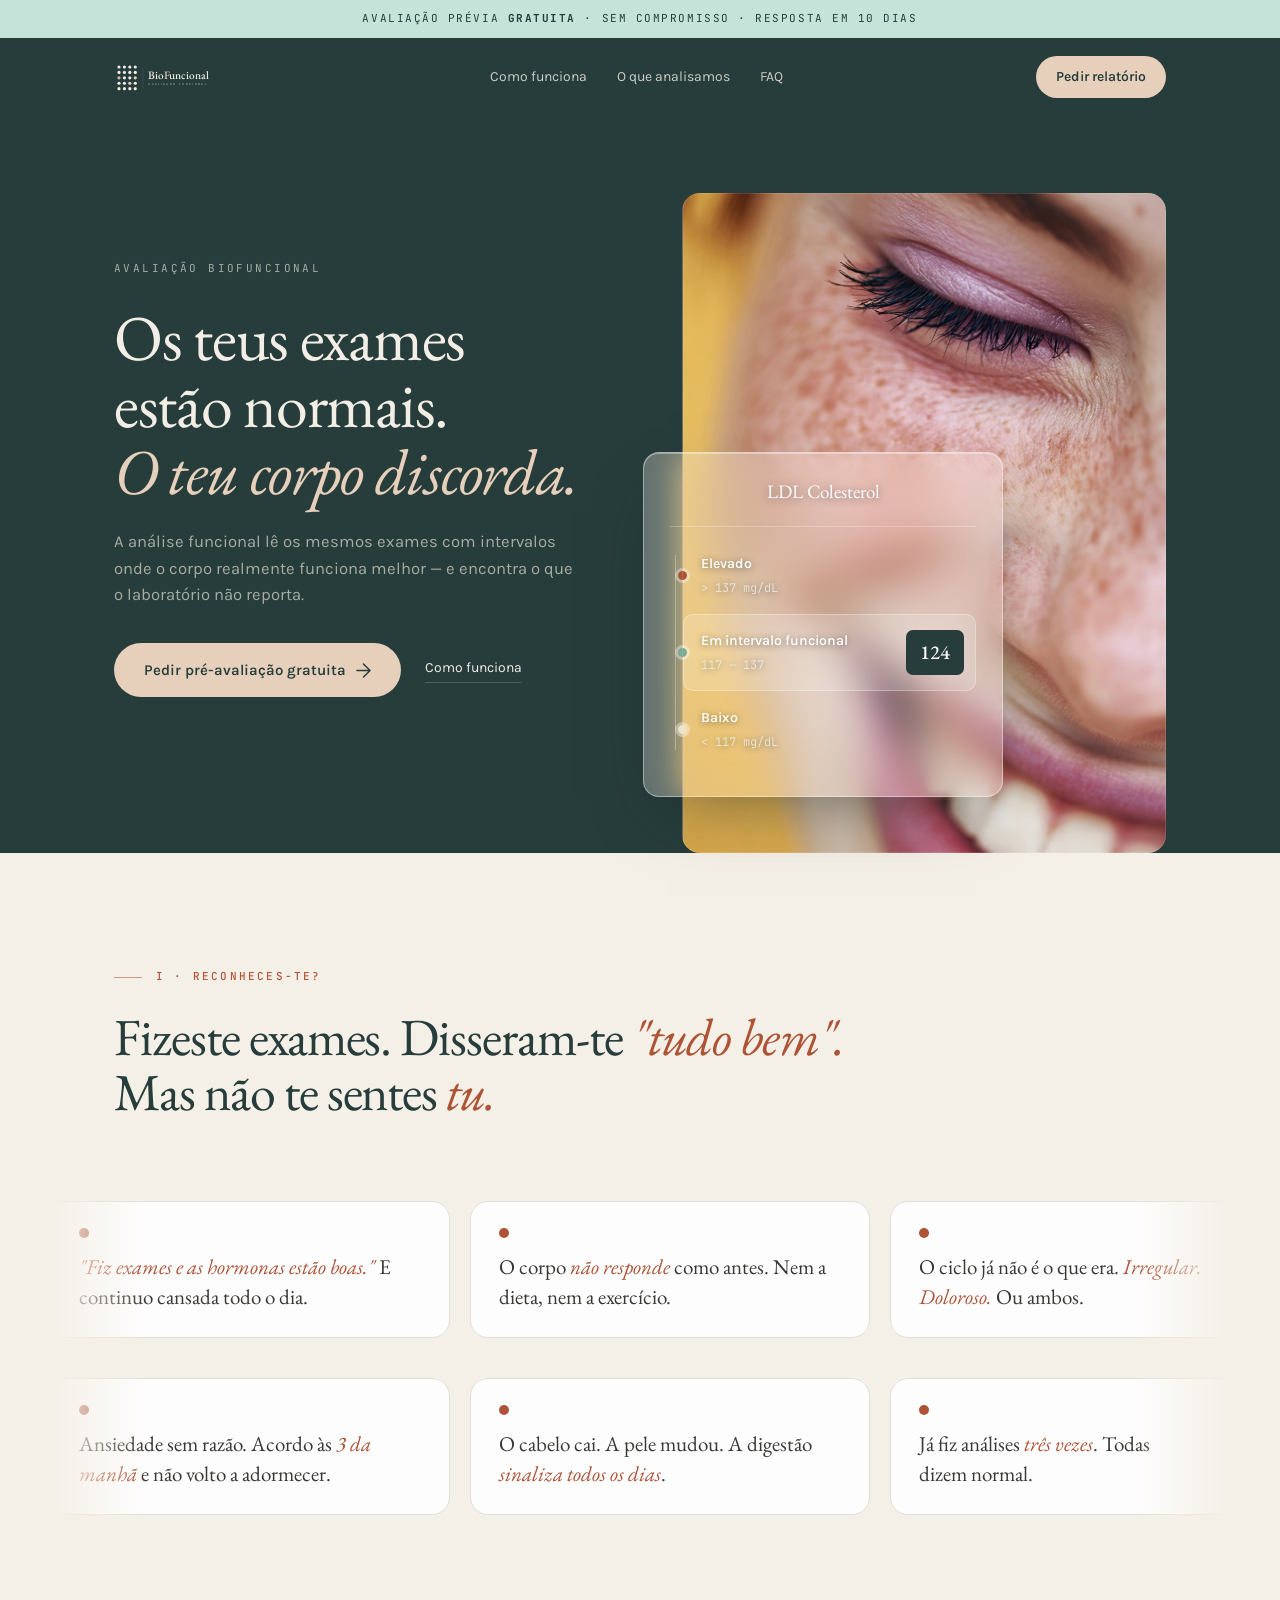
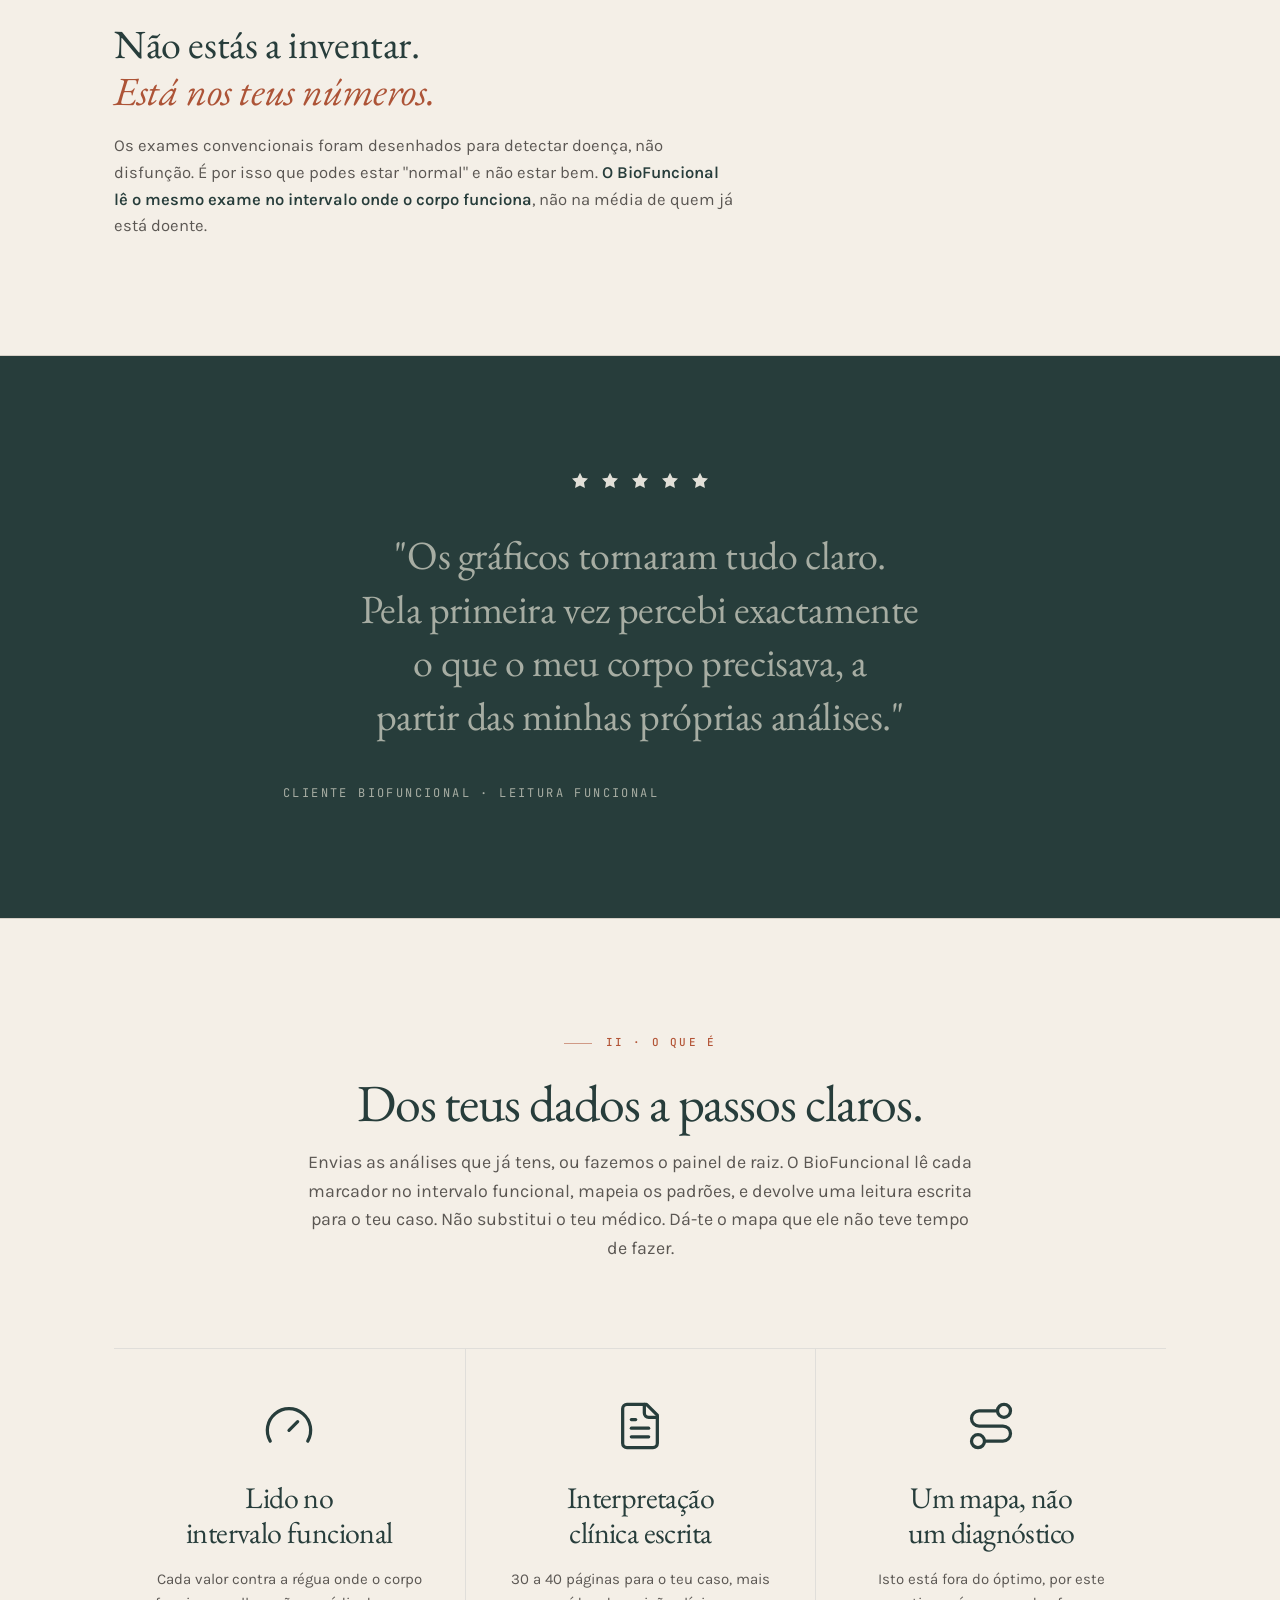
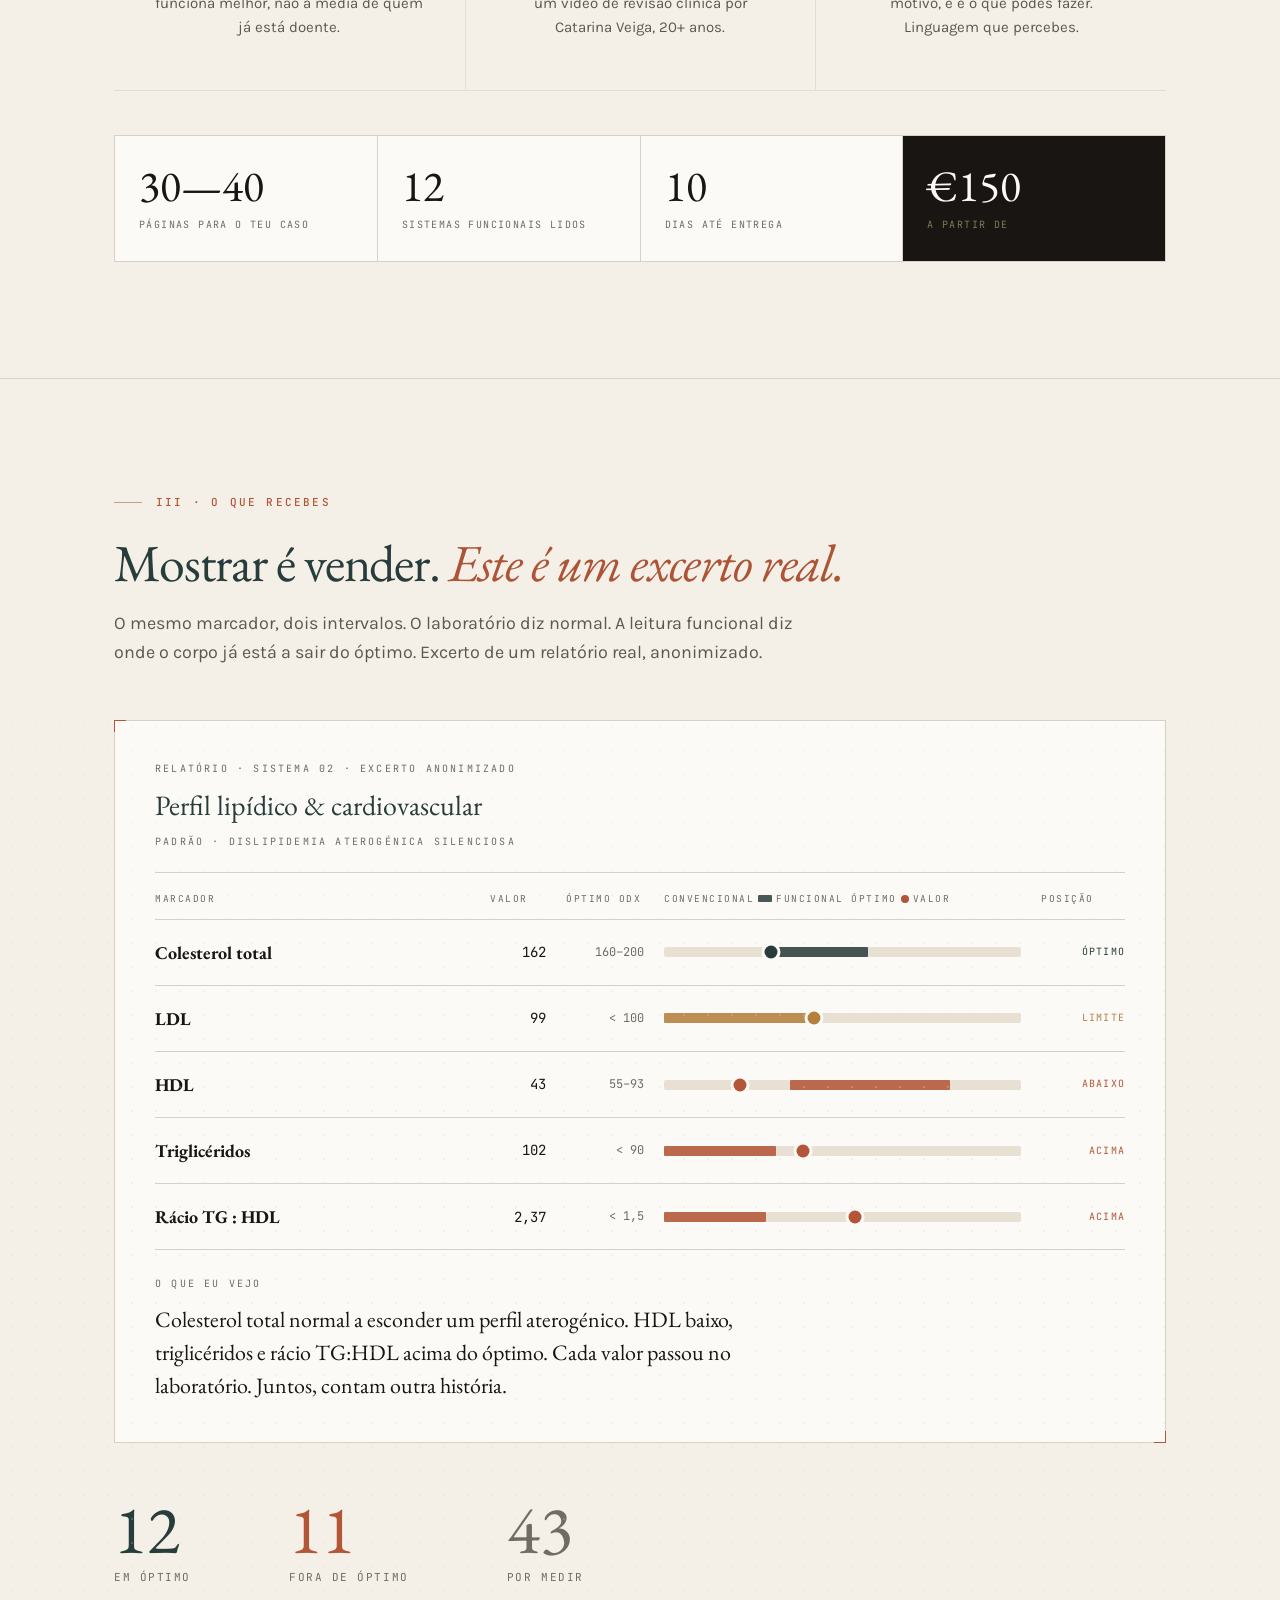
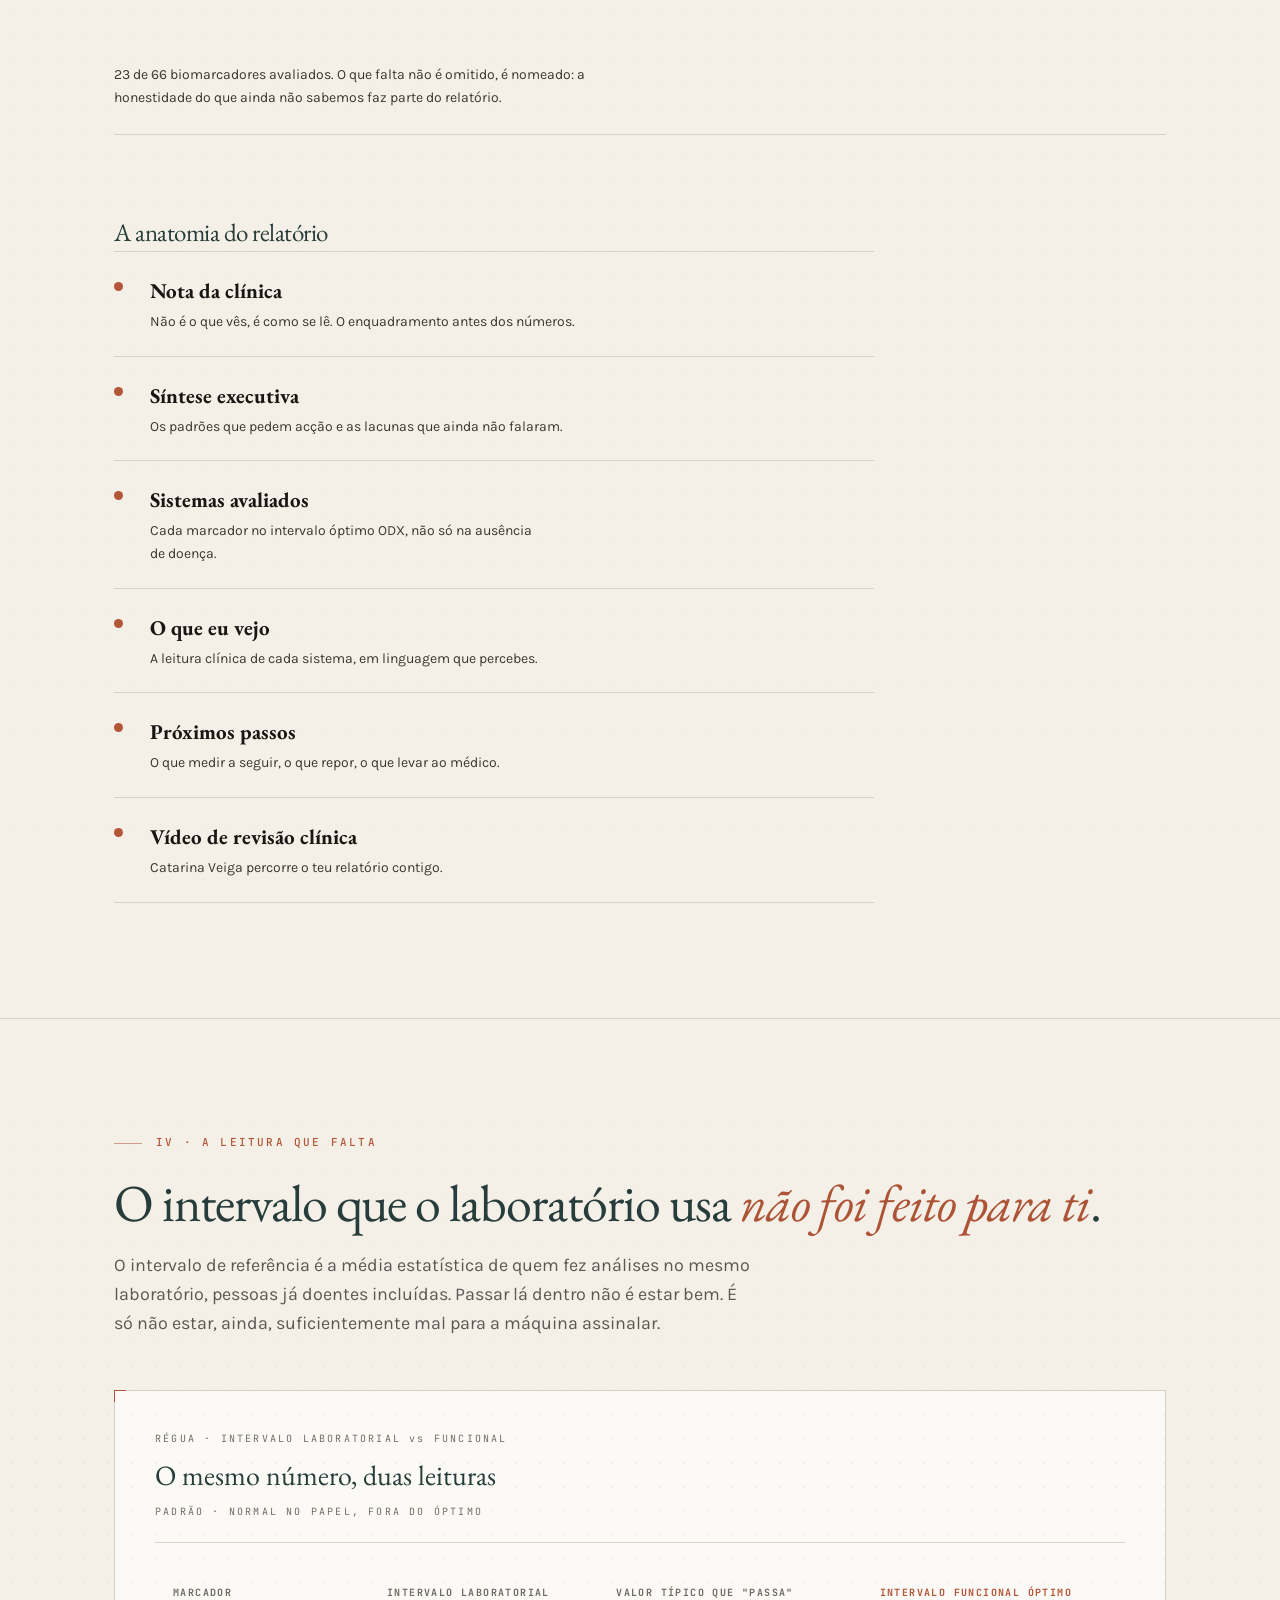
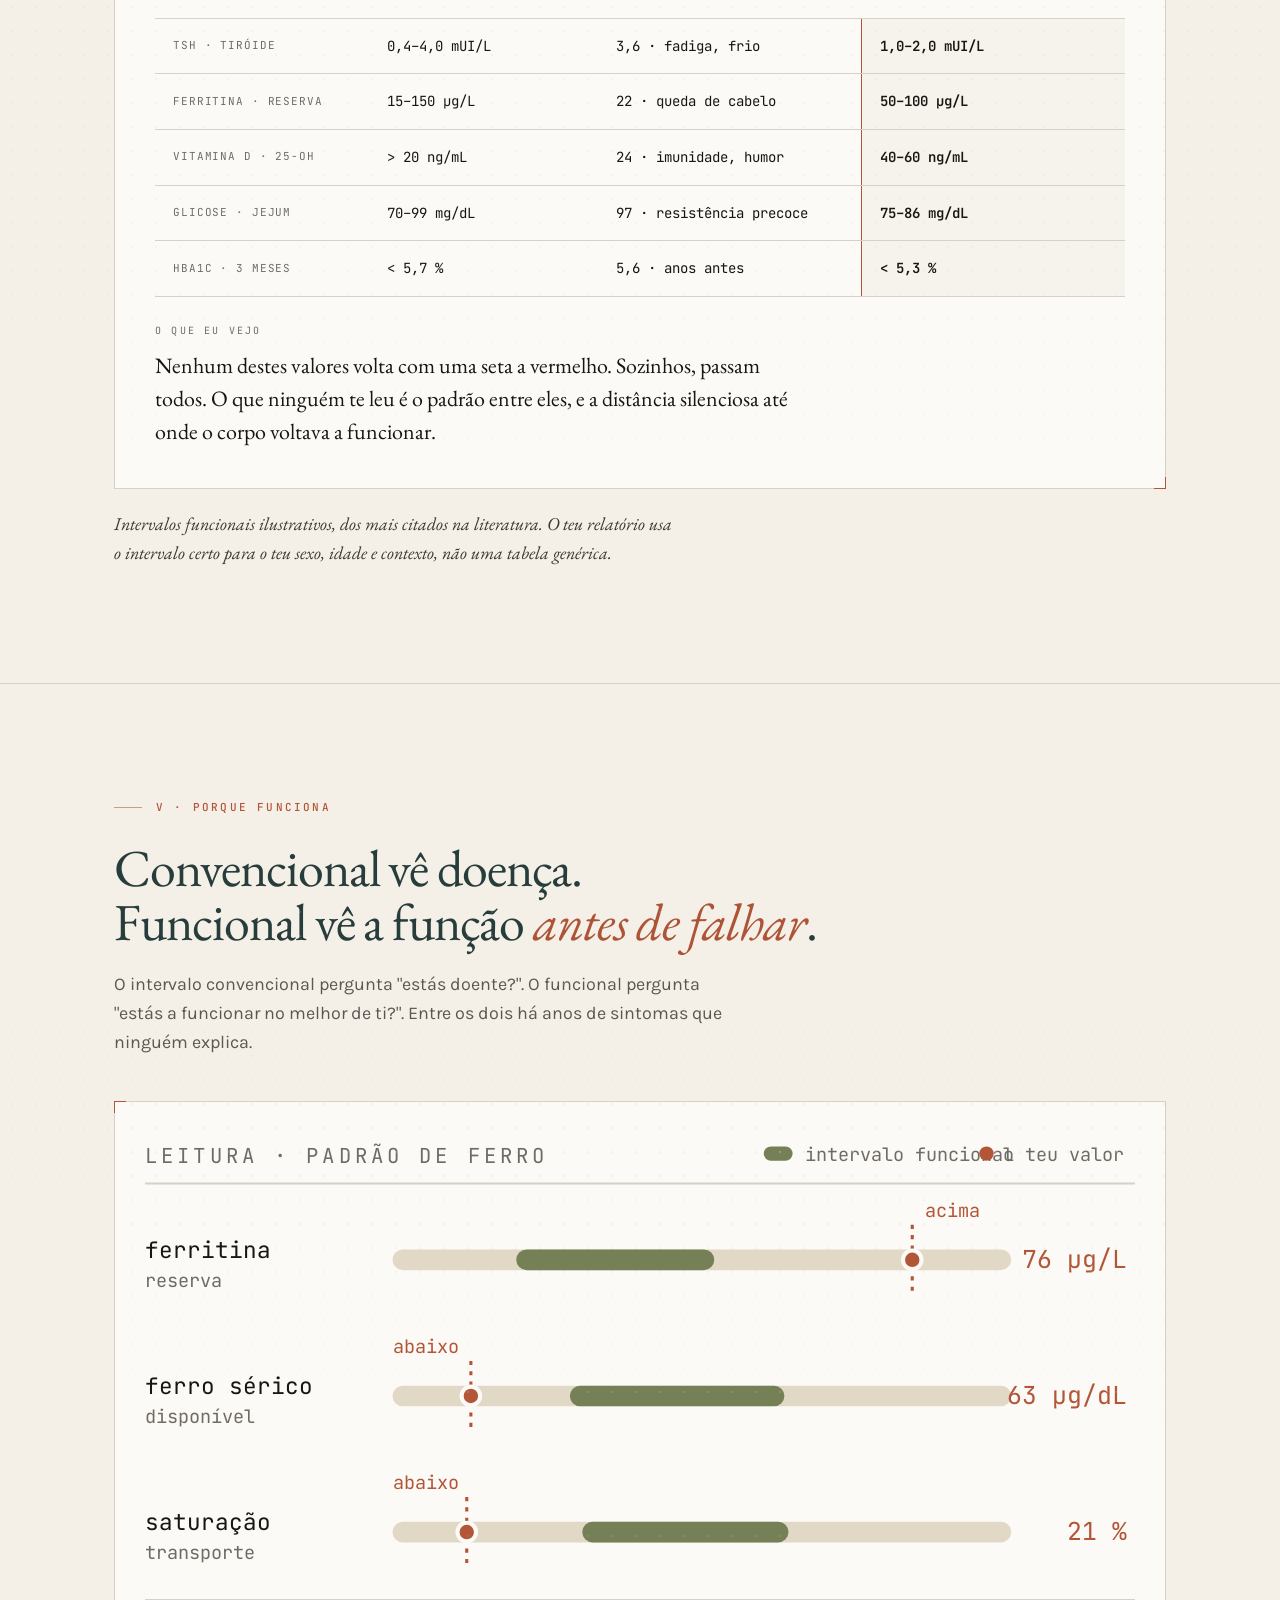
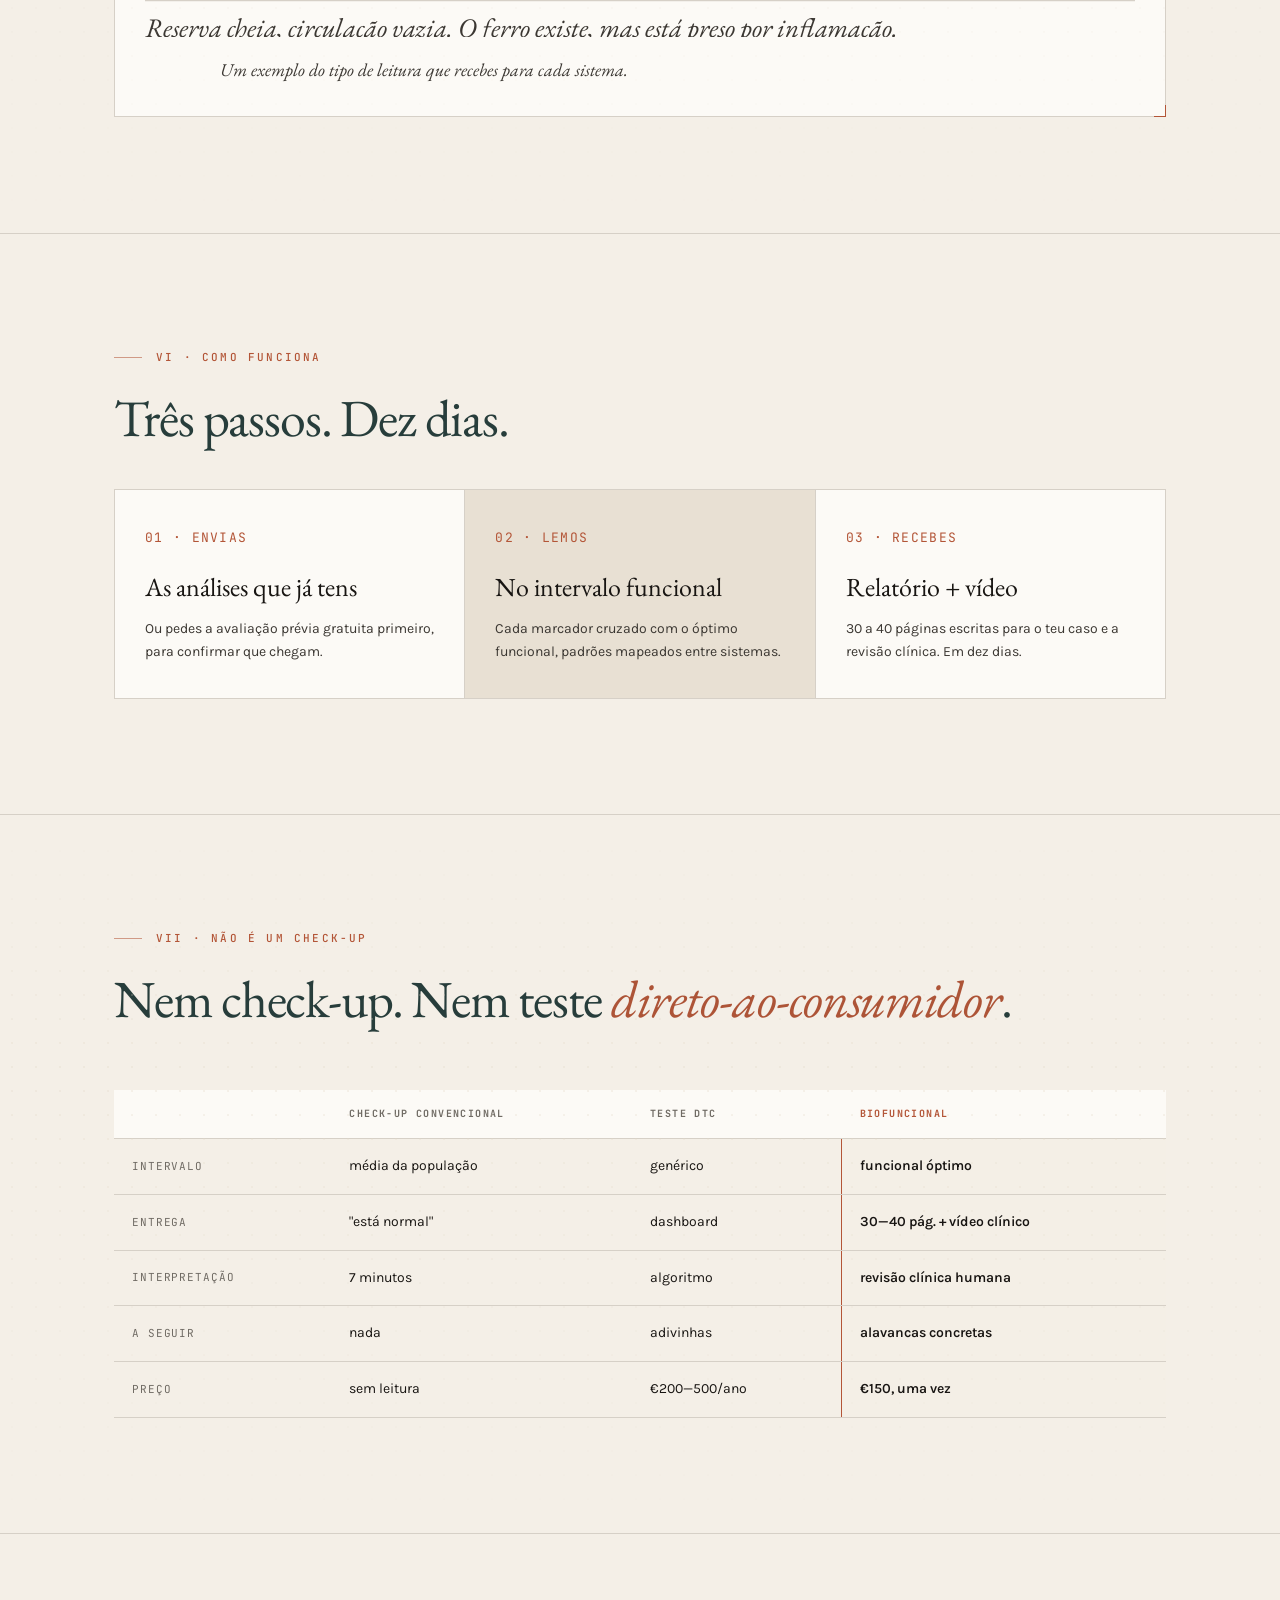
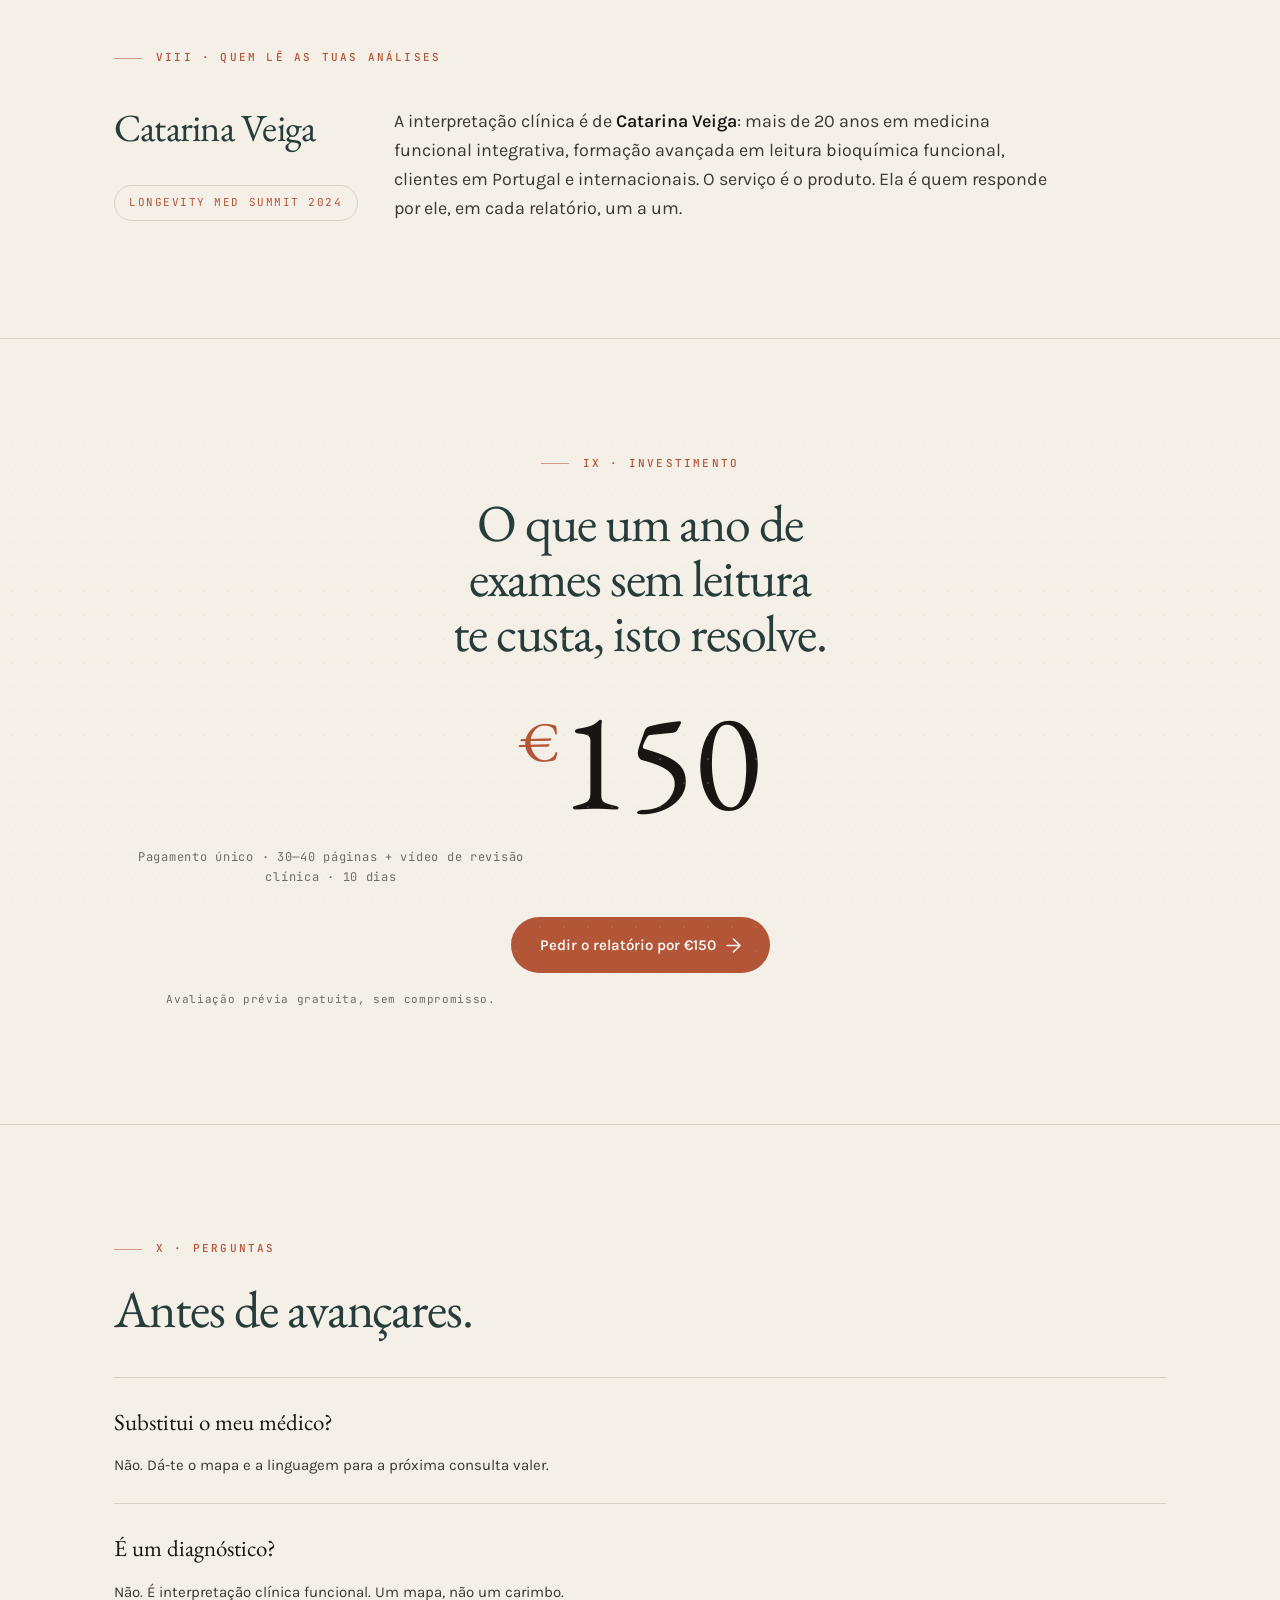
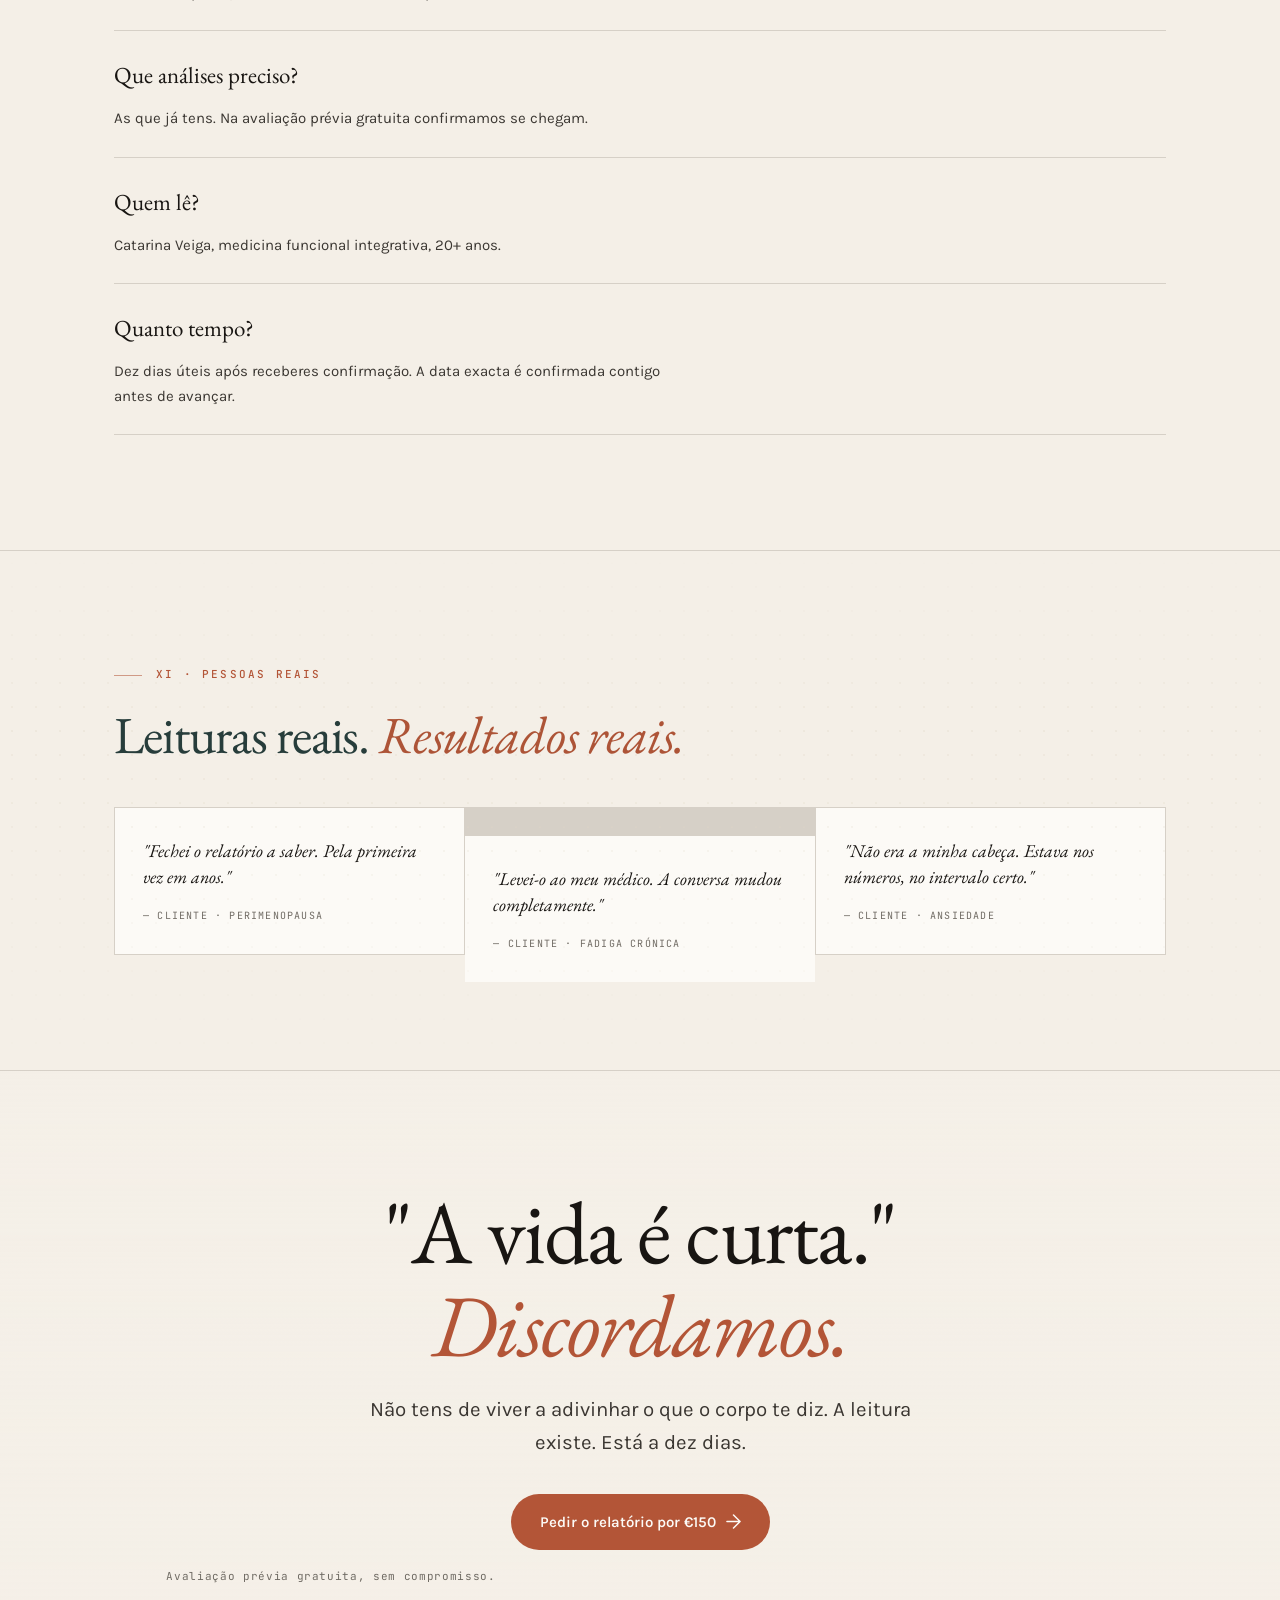
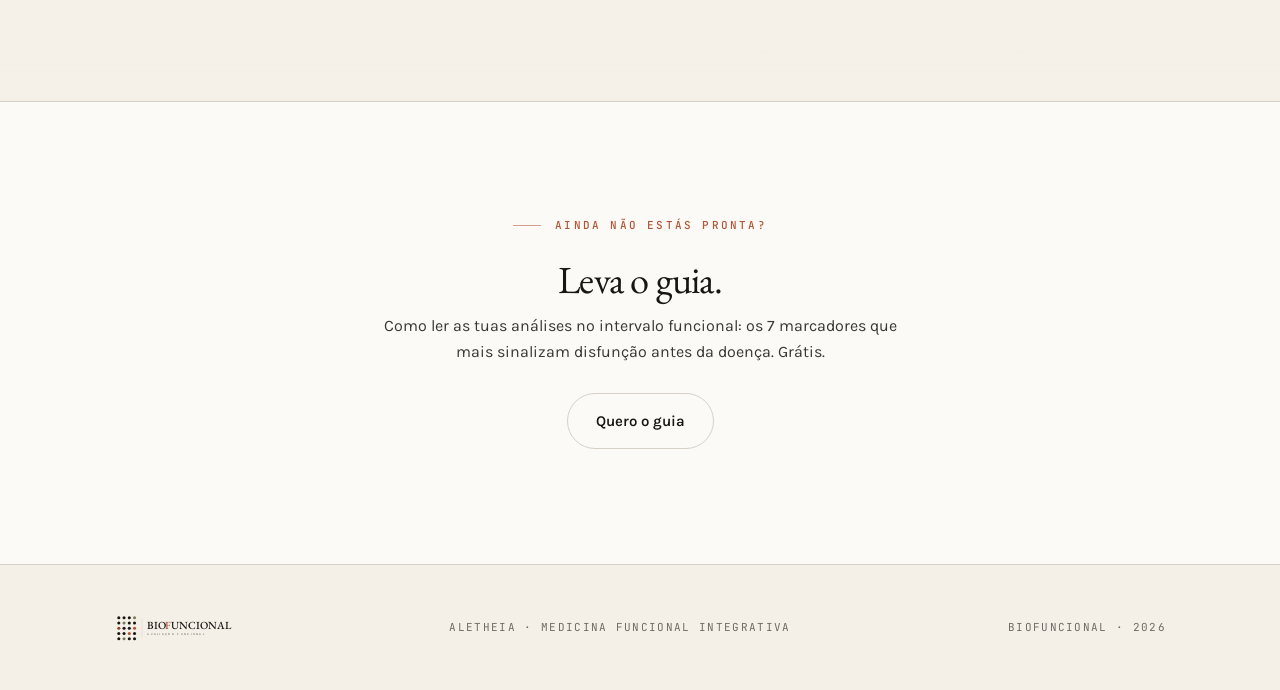
<file: index.html>
<!DOCTYPE html>
<html lang="pt-PT">
<head>
<meta charset="UTF-8">
<meta name="viewport" content="width=device-width, initial-scale=1.0">
<title>BIOfUNCIONAL — A leitura que o laboratório não te entrega</title>
<meta name="description" content="O BioFuncional lê as análises que já tens com intervalos funcionais, não a média da população. 30 a 40 páginas escritas para o teu caso e um vídeo de revisão clínica por Catarina Veiga. €150, dez dias.">
<link rel="canonical" href="https://biofuncional.me/">
<meta name="robots" content="index, follow">
<meta property="og:type" content="website">
<meta property="og:site_name" content="BioFuncional">
<meta property="og:locale" content="pt_PT">
<meta property="og:url" content="https://biofuncional.me/">
<meta property="og:title" content="BioFuncional — A leitura que o laboratório não te entrega">
<meta property="og:description" content="As análises que já tens, lidas com intervalos funcionais. 30 a 40 páginas para o teu caso e um vídeo de revisão clínica. €150, dez dias.">
<meta property="og:image" content="https://biofuncional.me/biofuncional-assets/hero-foto.jpg">
<meta name="twitter:card" content="summary_large_image">
<meta name="twitter:title" content="BioFuncional — A leitura que o laboratório não te entrega">
<meta name="twitter:description" content="As análises que já tens, lidas com intervalos funcionais. 30 a 40 páginas para o teu caso e um vídeo de revisão clínica. €150, dez dias.">
<meta name="twitter:image" content="https://biofuncional.me/biofuncional-assets/hero-foto.jpg">
<script type="application/ld+json">
{
  "@context": "https://schema.org",
  "@type": "ProfessionalService",
  "name": "BioFuncional",
  "url": "https://biofuncional.me/",
  "description": "Leitura de análises com intervalos funcionais. Relatório escrito e vídeo de revisão clínica.",
  "areaServed": "PT",
  "availableLanguage": "pt-PT",
  "founder": {
    "@type": "Person",
    "name": "Catarina Veiga",
    "jobTitle": "Praticante de Medicina Funcional Integrativa",
    "url": "https://catarinaveiga.com"
  },
  "offers": {
    "@type": "Offer",
    "price": "150",
    "priceCurrency": "EUR",
    "description": "Leitura BioFuncional · relatório 30-40 páginas + vídeo de revisão clínica"
  }
}
</script>
<link rel="preconnect" href="https://fonts.googleapis.com">
<link rel="preconnect" href="https://fonts.gstatic.com" crossorigin>
<link href="https://fonts.googleapis.com/css2?family=EB+Garamond:ital,wght@0,400;0,500;0,600;1,400;1,500&family=Karla:wght@300;400;500;600;700&family=JetBrains+Mono:wght@400;500&display=swap" rel="stylesheet">
<link href="tokens.css" rel="stylesheet">
<style>
  /* ════════════════════════════════════════════════════════════
     BIOfUNCIONAL · construído de raíz · Specimen laboratorial
     Design system: biofuncional-design-system/ (OKLCH)
     Copy: biofuncional-copy-servico.md (serviço-primeiro, validado)
     ════════════════════════════════════════════════════════════ */
  :root{
    --cream:oklch(95.5% 0.012 80);
    --cream-warm:oklch(91% 0.020 82);
    --cream-deep:oklch(88.5% 0.026 82);
    --white-hot:oklch(98.5% 0.006 80);
    --ink:oklch(20% 0.008 70);
    --ink-soft:oklch(34% 0.010 70);
    --muted:oklch(53% 0.012 75);
    --rust:oklch(56% 0.130 38);
    --rust-dark:oklch(48% 0.120 36);
    --sage:oklch(58% 0.060 120);
    --line:oklch(86% 0.014 80);
    --line-soft:oklch(91% 0.014 82);
    /* Paleta Parsley · pinho · bone · pêssego */
    /* religado a tokens.css canónico · forest = âncora escura */
    --pine:oklch(34% 0.028 190);
    --pine-2:oklch(29% 0.027 190);
    --pine-line:oklch(46% 0.022 190);
    --bone:oklch(95% 0.012 85);
    --bone-mut:oklch(74% 0.016 130);
    --peach:oklch(87% 0.038 65);
    --peach-2:oklch(81% 0.050 60);
    --mint:oklch(89% 0.034 175);
    --serif:'EB Garamond',Georgia,serif;
    --sans:'Karla',-apple-system,sans-serif;
    --mono:'JetBrains Mono','Menlo',monospace;
    --spring:cubic-bezier(.16,1,.3,1);
    --maxw:1180px;
  }
  *,*::before,*::after{margin:0;padding:0;box-sizing:border-box}
  html{scroll-behavior:smooth;text-rendering:optimizeLegibility;-webkit-font-smoothing:antialiased}
  body{background:var(--cream);color:var(--ink);font-family:var(--sans);font-size:16px;line-height:1.62;font-feature-settings:"kern" 1,"liga" 1}
  a{color:inherit;text-decoration:none}
  img,video{display:block;max-width:100%}
  h1,h2,h3{font-family:var(--serif);font-weight:400;letter-spacing:-.02em;text-wrap:balance;line-height:1.05}
  p{text-wrap:pretty}
  em{font-style:italic;color:var(--rust)}
  .mono{font-family:var(--mono);font-variant-numeric:tabular-nums lining-nums}
  .wrap{max-width:var(--maxw);margin:0 auto;padding:0 clamp(20px,5vw,64px)}
  .eyebrow{font-family:var(--mono);font-size:11px;font-weight:500;letter-spacing:.2em;text-transform:uppercase;color:var(--rust)}
  .coordrule{display:flex;justify-content:space-between;gap:16px;font-family:var(--mono);font-size:10px;letter-spacing:.18em;text-transform:uppercase;color:var(--muted);border-bottom:1px solid var(--line);padding-bottom:10px;margin-bottom:clamp(40px,6vw,72px)}
  .coordrule span:last-child{color:var(--rust)}
  section{position:relative;padding:clamp(64px,9vw,128px) 0}
  section+section{border-top:1px solid var(--line)}
  .s-eyebrow{display:flex;align-items:center;gap:14px;margin-bottom:24px}
  .s-eyebrow::before{content:"";width:28px;height:1px;background:var(--rust);opacity:.55}
  .s-title{font-size:clamp(30px,4.4vw,52px);color:var(--cv-forest);margin-bottom:20px}
  .s-title em{font-style:italic;color:var(--cv-rust)}
  .s-lead{font-size:clamp(16px,1.4vw,19px);color:var(--cv-ink-soft);max-width:58ch}
  .grid-bg::after{content:"";position:absolute;inset:0;background-image:radial-gradient(var(--cream-deep) 1px,transparent 1px);background-size:24px 24px;opacity:.3;pointer-events:none;-webkit-mask-image:linear-gradient(180deg,transparent,#000 35%,transparent);mask-image:linear-gradient(180deg,transparent,#000 35%,transparent)}
  .grid-bg>*{position:relative}

  /* registo · marca de espécime */
  .spec{position:relative;background:var(--white-hot);border:1px solid var(--line)}
  .spec::before,.spec::after{content:"";position:absolute;width:12px;height:12px;border-color:var(--rust);border-style:solid;pointer-events:none}
  .spec::before{top:-1px;left:-1px;border-width:1.5px 0 0 1.5px}
  .spec::after{bottom:-1px;right:-1px;border-width:0 1.5px 1.5px 0}

  /* wordmark */
  .wm{font-family:var(--serif);font-weight:400;text-transform:uppercase;letter-spacing:.05em;color:var(--ink);line-height:1}
  .wm .fn{font-style:normal;font-weight:500;text-transform:none;color:var(--rust);font-size:1.12em;margin:0 .01em}

  /* botões */
  .btn{display:inline-flex;align-items:center;gap:10px;font-family:var(--sans);font-size:15px;font-weight:600;padding:15px 28px;border-radius:999px;border:1px solid transparent;transition:transform .22s var(--spring),background-color .22s var(--spring),box-shadow .22s var(--spring)}
  .btn-rust{background:var(--rust);color:var(--white-hot)}
  .btn-rust:hover{background:var(--rust-dark);box-shadow:0 10px 26px -12px oklch(56% .13 38 / .5)}
  .btn:active{transform:translateY(1px) scale(.986)}
  .btn-ghost{background:transparent;color:var(--ink);border-color:var(--line)}
  .btn-ghost:hover{border-color:var(--ink)}
  .micro{font-family:var(--mono);font-size:11px;letter-spacing:.06em;color:var(--muted)}

  /* banner */
  .banner{background:var(--mint);color:var(--pine);font-family:var(--mono);font-size:11px;letter-spacing:.14em;text-transform:uppercase;text-align:center;padding:10px 16px}
  .banner b{color:var(--pine);font-weight:700}

  /* nav · sobre o pinho (Parsley) */
  .nav{background:var(--pine)}
  .nav__in{display:flex;align-items:center;justify-content:space-between;padding:18px clamp(20px,5vw,64px);max-width:var(--maxw);margin:0 auto}
  .nav__wm{font-size:20px}
  .nav__logo{--ink:var(--bone);--rust:var(--peach);--rust-dark:var(--peach-2);--sage:var(--bone);--line:var(--pine-line);--muted:var(--bone-mut)}
  .nav__links{display:flex;gap:30px;font-size:14px;color:var(--bone)}
  .nav__links a{opacity:.82}
  .nav__links a:hover{opacity:1;color:var(--peach)}
  .nav__cta{font-family:var(--sans);font-size:14px;font-weight:600;background:var(--peach);color:var(--pine);padding:10px 20px;border-radius:999px;transition:background-color .22s var(--spring)}
  .nav__cta:hover{background:var(--peach-2)}
  @media(max-width:820px){.nav__links{display:none}}

  /* hero · Parsley · pinho full-bleed + slot de imagem */
  .hero{background:var(--pine);padding:clamp(40px,6vw,80px) 0 0}
  .herocard{display:grid;grid-template-columns:1.02fr .98fr;gap:clamp(36px,5vw,72px);align-items:center;min-height:62vh}
  .herocard__copy{max-width:560px;padding-bottom:clamp(48px,7vw,96px)}
  .herocard__eyebrow{font-family:var(--mono);font-size:11px;letter-spacing:.22em;text-transform:uppercase;color:var(--bone-mut);display:block;margin-bottom:26px}
  .herocard__h1{font-family:var(--serif);font-weight:400;font-size:clamp(40px,5vw,72px);line-height:1.05;letter-spacing:-.02em;color:var(--bone);margin:0 0 24px}
  .herocard__h1 em{font-style:italic;color:var(--peach)}
  .herocard__sub{font-size:clamp(15px,1.3vw,19px);line-height:1.6;color:var(--bone-mut);max-width:46ch;margin-bottom:34px}
  .herocard__cta-row{display:flex;align-items:center;gap:24px;flex-wrap:wrap}
  .herocard__cta{display:inline-flex;align-items:center;gap:10px;font-family:var(--sans);font-size:15px;font-weight:600;background:var(--peach);color:var(--pine);padding:15px 30px;border-radius:999px;transition:transform .22s var(--spring),background-color .22s var(--spring)}
  .herocard__cta:hover{background:var(--peach-2)}
  .herocard__cta:active{transform:translateY(1px) scale(.986)}
  .herocard__sec{font-size:14px;color:var(--bone);border-bottom:1px solid var(--pine-line);padding-bottom:2px}
  .herocard__sec:hover{color:var(--peach);border-color:var(--peach)}
  /* media · foto serena + card de dados claro a flutuar (Parsley) */
  .herocard__media{position:relative;align-self:stretch;min-height:clamp(440px,54vw,660px)}
  .herocard__img{position:absolute;inset:0;width:100%;height:100%;object-fit:cover;object-position:50% 35%;border-radius:18px}
  .herocard__media::after{content:"";position:absolute;inset:0;border-radius:18px;box-shadow:inset 0 0 0 1px oklch(100% 0 0 / .12);pointer-events:none}
  .hw{position:absolute;left:clamp(-44px,-3vw,-12px);bottom:clamp(28px,5vw,56px);width:min(360px,84%);background:oklch(99% .003 80 / .28);backdrop-filter:blur(18px) saturate(1.15);-webkit-backdrop-filter:blur(18px) saturate(1.15);border:1px solid oklch(100% 0 0 / .4);border-radius:16px;padding:24px 26px 28px;box-shadow:0 28px 64px -26px oklch(24% .024 188 / .55), inset 0 1px 0 oklch(100% 0 0 / .35)}
  .hw__title{font-family:var(--serif);font-size:19px;color:var(--cv-white-hot);text-align:center;padding-bottom:18px;margin-bottom:10px;border-bottom:1px solid oklch(100% 0 0 / .25);text-shadow:0 1px 8px oklch(24% .024 188 / .5)}
  .hw__scale{position:relative;padding-left:13px}
  .hw__scale::before{content:"";position:absolute;left:5px;top:18px;bottom:18px;width:1px;background:oklch(100% 0 0 / .3)}
  .hw__row{display:flex;align-items:center;gap:14px;padding:16px 12px;border-radius:10px}
  .hw__row--on{background:oklch(100% 0 0 / .16);box-shadow:inset 0 0 0 1px oklch(100% 0 0 / .3)}
  .hw__dot{width:9px;height:9px;border-radius:50%;flex-shrink:0;margin-left:-17px;outline:3px solid oklch(100% 0 0 / .35)}
  .hw__dot--hi{background:var(--cv-rust)}
  .hw__dot--ok{background:var(--cv-clover)}
  .hw__dot--lo{background:var(--cv-moonlight)}
  .hw__txt{display:flex;flex-direction:column;gap:3px;flex:1}
  .hw__lab{font-family:var(--sans);font-size:14px;font-weight:600;color:var(--cv-white-hot);text-shadow:0 1px 6px oklch(24% .024 188 / .5)}
  .hw__rng{font-family:var(--mono);font-size:12px;color:oklch(94% .01 85 / .85);text-shadow:0 1px 6px oklch(24% .024 188 / .45)}
  /* chip · inline na linha activa, nunca tapa o texto */
  .hw__chip{order:3;font-family:var(--serif);font-size:20px;font-weight:500;color:var(--cv-white-hot);background:var(--cv-forest);padding:6px 14px;border-radius:7px;margin-left:auto}
  @media(max-width:900px){
    .herocard{grid-template-columns:1fr;gap:0;min-height:auto}
    .herocard__copy{padding-bottom:32px}
    .herocard__media{min-height:0;aspect-ratio:4/5;margin:0 calc(-1*clamp(20px,5vw,64px));max-width:none}
    .herocard__img,.herocard__media::after{border-radius:0}
    .hw{left:50%;right:auto;transform:translateX(-50%);bottom:18px;width:min(360px,86%)}
  }

  /* problema */
  /* marquee de sintomas · banda em movimento (registo Function), canónico */
  .prob__marquee{margin-top:clamp(40px,6vw,72px);position:relative;
    margin-left:calc(-1*clamp(20px,5vw,64px));margin-right:calc(-1*clamp(20px,5vw,64px));
    -webkit-mask-image:linear-gradient(90deg,transparent,#000 8%,#000 92%,transparent);
            mask-image:linear-gradient(90deg,transparent,#000 8%,#000 92%,transparent)}
  .prob__row{display:flex;gap:20px;width:max-content;padding:10px 0}
  .prob__row+.prob__row{margin-top:20px}
  .prob__row--a{animation:prob-l 64s linear infinite}
  .prob__row--b{animation:prob-r 64s linear infinite}
  .prob__marquee:hover .prob__row{animation-play-state:paused}
  @keyframes prob-l{from{transform:translateX(0)}to{transform:translateX(-50%)}}
  @keyframes prob-r{from{transform:translateX(-50%)}to{transform:translateX(0)}}
  .prob__card{flex-shrink:0;width:clamp(300px,32vw,400px);background:var(--cv-white-hot);
    border:1px solid var(--cv-line);border-radius:var(--r-lg);padding:26px 28px;
    display:flex;flex-direction:column;gap:14px}
  /* uma bola · marcador sinalizado (rust), eco do logo */
  .prob__card-n{display:block;width:10px;height:10px;border-radius:50%;font-size:0;color:transparent;background:var(--cv-rust)}
  .prob__card-t{font-family:var(--serif);font-size:clamp(17px,1.7vw,21px);line-height:1.4;color:var(--cv-ink)}
  .prob__card-t em{font-style:italic;color:var(--cv-rust)}
  .prob__close{margin-top:clamp(56px,8vw,96px);max-width:64ch}
  .prob__validate{font-family:var(--serif);font-size:clamp(24px,3.2vw,40px);line-height:1.18;color:var(--cv-forest);letter-spacing:-.01em;margin-bottom:18px;text-wrap:balance}
  .prob__validate em{font-style:italic;color:var(--cv-rust)}
  .prob__bridge{font-size:clamp(15px,1.3vw,18px);color:var(--cv-ink-soft);line-height:1.6}
  .prob__bridge strong{color:var(--cv-forest);font-weight:600}
  @media(prefers-reduced-motion:reduce){
    .prob__row{animation:none!important;flex-wrap:wrap;width:auto}
    .prob__marquee{-webkit-mask-image:none;mask-image:none;margin:32px 0 0}
  }

  /* outcome / reveal prose */
  .prose{font-size:clamp(17px,1.5vw,20px);color:var(--ink-soft);max-width:60ch;line-height:1.6}
  .prose p+p{margin-top:18px}
  .prose strong{color:var(--ink);font-weight:600}
  .iso{font-family:var(--serif);font-size:clamp(22px,2.4vw,32px);color:var(--ink);line-height:1.3;margin:30px 0;padding-left:22px;border-left:1px solid var(--rust)}

  /* stat row */
  .stats{display:grid;grid-template-columns:repeat(4,1fr);gap:1px;background:var(--line);border:1px solid var(--line);margin-top:44px}
  .stat{background:var(--white-hot);padding:28px 24px}
  .stat__n{font-family:var(--serif);font-size:clamp(30px,3.4vw,44px);color:var(--ink);line-height:1}
  .stat__l{font-family:var(--mono);font-size:10px;letter-spacing:.14em;text-transform:uppercase;color:var(--muted);margin-top:10px}
  @media(max-width:720px){.stats{grid-template-columns:1fr 1fr}}

  /* infográfico canónico · excerto do relatório (código, não imagem) */
  .report{margin:clamp(34px,5vw,52px) 0 0;padding:clamp(24px,3.4vw,40px);background:var(--white-hot)}
  .report__cap{display:flex;flex-direction:column;gap:6px;padding-bottom:22px;border-bottom:1px solid var(--line)}
  .report__cap .mono{font-size:10px;letter-spacing:.22em;color:var(--muted)}
  .report__t{font-family:var(--serif);font-size:clamp(20px,2.4vw,28px);color:var(--cv-forest)}
  .report__pat{font-size:10px;letter-spacing:.2em;color:var(--rust)}
  .lg{display:inline-block;vertical-align:middle}
  .lg--opt{width:14px;height:7px;border-radius:1px;background:var(--cv-forest);opacity:.85;margin:0 4px}
  .lg--dot{width:8px;height:8px;border-radius:50%;background:var(--rust);margin:0 4px}
  .rmap{list-style:none;margin:0;padding:0}
  .rmark{display:grid;grid-template-columns:minmax(140px,1.5fr) 56px 78px minmax(120px,1.7fr) 84px;gap:20px;align-items:center;padding:18px 0;border-bottom:1px solid var(--line)}
  .rmark--head{padding:18px 0 12px;border-bottom:1px solid var(--line)}
  .rmark--head span{font-size:9.5px;letter-spacing:.16em;color:var(--muted);text-transform:uppercase}
  .rmark__scale{display:flex;align-items:center;flex-wrap:wrap;font-size:8.5px}
  .rmark strong{font-family:var(--serif);font-size:18px;color:var(--ink)}
  .rmark__v{font-size:14px;color:var(--ink);text-align:right;font-variant-numeric:tabular-nums}
  .rmark__o{font-size:12px;color:var(--muted);text-align:right;font-variant-numeric:tabular-nums}
  .rmark__bar{position:relative;height:10px;border-radius:2px;background:var(--cream-warm)}
  .rmark__opt{position:absolute;top:0;bottom:0;border-radius:1px;opacity:.85}
  .rmark__dot{position:absolute;top:50%;width:13px;height:13px;border-radius:50%;transform:translate(-50%,-50%);box-shadow:0 0 0 3px var(--white-hot)}
  .rmark__st{font-size:10px;letter-spacing:.12em;text-align:right}
  .rmark__opt.is-opt,.rmark__dot.is-opt{background:var(--cv-forest)}
  .rmark__opt.is-warn,.rmark__dot.is-warn{background:var(--cv-ochre,#bf7e3d)}
  .rmark__opt.is-off,.rmark__dot.is-off{background:var(--rust)}
  .rmark__st.is-opt{color:var(--cv-forest)}
  .rmark__st.is-warn{color:var(--cv-ochre,#bf7e3d)}
  .rmark__st.is-off{color:var(--rust)}
  .rread{margin-top:26px;display:flex;flex-direction:column;gap:10px}
  .rread .mono{font-size:10px;letter-spacing:.22em;color:var(--muted)}
  .rread p{font-family:var(--serif);font-size:clamp(17px,1.9vw,22px);line-height:1.5;color:var(--ink);max-width:60ch;margin:0}
  /* scoreboard · honestidade (síntese executiva) */
  .score{margin-top:clamp(34px,5vw,52px);display:grid;grid-template-columns:repeat(3,auto);gap:clamp(28px,6vw,72px);align-items:end;justify-content:start;padding-bottom:24px;border-bottom:1px solid var(--line)}
  .score__n{display:flex;flex-direction:column;gap:6px}
  .score__n b{font-family:var(--serif);font-size:clamp(40px,6vw,68px);line-height:1;color:var(--cv-forest);font-weight:400}
  .score__n:nth-child(2) b{color:var(--rust)}
  .score__n:nth-child(3) b{color:var(--muted)}
  .score__n span{font-size:11px;letter-spacing:.14em;color:var(--muted);text-transform:uppercase}
  .score__note{grid-column:1/-1;font-size:14px;color:var(--ink-soft);max-width:62ch;margin:6px 0 0}
  @media(max-width:720px){
    .rmark,.rmark--head{grid-template-columns:1fr auto;gap:6px 14px;padding:16px 0}
    .rmark strong{grid-column:1}
    .rmark__v{grid-column:2;text-align:right}
    .rmark__o{grid-column:1/-1;text-align:left;order:4}
    .rmark__bar{grid-column:1/-1;order:5;margin-top:4px}
    .rmark__st{grid-column:1/-1;order:6;text-align:left}
    .rmark--head{display:none}
    .score{grid-template-columns:repeat(3,auto);gap:24px}
  }
  /* lista editorial · o que está dentro */
  .recebe{margin-top:clamp(56px,8vw,84px);max-width:760px}
  .recebe__h{font-family:var(--serif);font-size:clamp(19px,2.1vw,25px);color:var(--cv-forest);margin-bottom:6px}
  .recebe__list{list-style:none;margin:0;padding:0;border-top:1px solid var(--line)}
  .recebe__i{display:grid;grid-template-columns:18px 1fr;gap:18px;align-items:start;padding:22px 0;border-bottom:1px solid var(--line)}
  .recebe__d{width:9px;height:9px;border-radius:50%;background:var(--rust);margin-top:8px}
  .recebe__i strong{font-family:var(--serif);font-size:clamp(17px,1.7vw,21px);color:var(--ink);display:block;margin-bottom:3px}
  .recebe__i p{font-size:14px;color:var(--ink-soft);max-width:54ch;margin:0}

  /* data viz · baseline band */
  .viz{margin-top:44px;padding:32px 30px}
  .viz svg{width:100%;height:auto;display:block}
  .viz__cap{font-family:var(--serif);font-style:italic;font-size:clamp(15px,1.5vw,18px);color:var(--ink-soft);margin-top:18px;text-align:center}

  /* processo */
  .steps{display:grid;grid-template-columns:repeat(3,1fr);gap:1px;background:var(--line);border:1px solid var(--line);margin-top:44px}
  .step{background:var(--white-hot);padding:34px 30px}
  .step__n{font-family:var(--mono);font-size:13px;color:var(--rust);letter-spacing:.1em}
  .step__v{font-family:var(--serif);font-size:26px;color:var(--ink);margin:16px 0 10px}
  .step__d{font-size:14px;color:var(--ink-soft)}
  @media(max-width:720px){.steps{grid-template-columns:1fr}}

  /* tabela contraste */
  .cmp{width:100%;border-collapse:collapse;margin-top:44px;font-size:14px}
  .cmp th,.cmp td{text-align:left;padding:16px 18px;border-bottom:1px solid var(--line)}
  .cmp thead th{font-family:var(--mono);font-size:10px;letter-spacing:.14em;text-transform:uppercase;color:var(--muted);background:var(--white-hot)}
  .cmp thead th:last-child{color:var(--rust)}
  .cmp td:first-child{font-family:var(--mono);font-size:11px;color:var(--muted);text-transform:uppercase;letter-spacing:.08em}
  .cmp td:last-child{font-weight:600;color:var(--ink);background:oklch(95.5% .012 80 / .6)}
  .cmp tr td:last-child{border-left:1px solid var(--rust)}

  /* autoridade */
  .auth{display:flex;gap:36px;align-items:flex-start;margin-top:40px;flex-wrap:wrap}
  .auth__badge{font-family:var(--mono);font-size:11px;letter-spacing:.14em;text-transform:uppercase;color:var(--rust);border:1px solid var(--line);padding:8px 14px;border-radius:999px;display:inline-block;margin-top:18px}
  .auth__txt{flex:1;min-width:300px;font-size:clamp(16px,1.4vw,19px);color:var(--ink-soft);max-width:60ch}
  .auth__txt strong{color:var(--ink);font-weight:600}

  /* preço */
  .price{text-align:center}
  .price__n{font-family:var(--serif);font-size:clamp(64px,11vw,140px);color:var(--ink);line-height:1}
  .price__n .c{color:var(--rust);font-size:.4em;vertical-align:super}
  .price__meta{font-family:var(--mono);font-size:12px;letter-spacing:.06em;color:var(--muted);margin:18px 0 30px}

  /* faq */
  .faq{margin-top:40px;border-top:1px solid var(--line)}
  .faq__i{border-bottom:1px solid var(--line);padding:26px 0}
  .faq__q{font-family:var(--serif);font-size:clamp(18px,1.8vw,23px);color:var(--ink)}
  .faq__a{font-size:15px;color:var(--ink-soft);margin-top:12px;max-width:64ch}

  /* prova social */
  .quotes{display:grid;grid-template-columns:repeat(3,1fr);gap:1px;background:var(--line);border:1px solid var(--line);margin-top:44px}
  .quote{background:var(--white-hot);padding:30px 28px}
  .quote__t{font-family:var(--serif);font-style:italic;font-size:18px;color:var(--ink);line-height:1.45}
  .quote__a{font-family:var(--mono);font-size:10px;letter-spacing:.12em;text-transform:uppercase;color:var(--muted);margin-top:18px}
  @media(max-width:820px){.quotes{grid-template-columns:1fr}}

  /* fecho */
  .close{overflow:hidden;text-align:center}
  .close__v{position:absolute;inset:0;width:100%;height:100%;object-fit:cover;opacity:.13;filter:grayscale(.3) sepia(.18);z-index:0}
  .close__wash{position:absolute;inset:0;z-index:0;background:linear-gradient(180deg,var(--cream),oklch(95.5% .012 80 / .8) 45%,var(--cream))}
  .close__in{position:relative;z-index:1}
  .close__h{font-size:clamp(40px,7vw,88px);color:var(--ink);margin-bottom:22px}
  .close__p{font-size:clamp(17px,1.6vw,21px);color:var(--ink-soft);max-width:46ch;margin:0 auto 34px}

  /* lead magnet */
  .lead{text-align:center;background:var(--white-hot)}
  .lead__h{font-size:clamp(26px,3vw,40px);color:var(--ink);margin-bottom:14px}
  .lead__p{color:var(--ink-soft);max-width:52ch;margin:0 auto 28px}

  /* footer */
  .foot{padding:48px 0;border-top:1px solid var(--line)}
  .foot__in{display:flex;justify-content:space-between;align-items:center;flex-wrap:wrap;gap:18px;font-family:var(--mono);font-size:11px;letter-spacing:.12em;text-transform:uppercase;color:var(--muted)}

  /* entrada */
  @keyframes rise{0%{opacity:0;transform:translateY(14px)}100%{opacity:1;transform:translateY(0)}}
  .reveal-on{opacity:0}
  .reveal-on.in{animation:rise .7s var(--spring) forwards}
  @media(prefers-reduced-motion:reduce){.reveal-on{opacity:1!important;animation:none!important}.close__v{display:none}}

  /* ── TASTE PASS · variância assimétrica · mata 3-iguais ── */
  /* stats · €150 é a ênfase, não 4 iguais */
  .stat:last-child{background:var(--ink)}
  .stat:last-child .stat__n{color:var(--white-hot)}
  .stat:last-child .stat__l{color:var(--sage)}
  /* quotes · desfasamento (variância 8: overlap intencional) */
  @media(min-width:821px){
    .quotes .quote:nth-child(2){transform:translateY(28px)}
  }
  /* steps · numeração grande como âncora, não card uniforme */
  .step:nth-child(2){background:var(--cream-warm)}
  /* hero · nó de leitura pulsa (instrumento vivo) */
  @keyframes bf-mark{0%,100%{transform:translateY(0);opacity:1}50%{transform:translateY(-2px);opacity:.7}}
  /* tactile reforço */
  .nav__cta{transition:transform .2s var(--spring),background-color .2s}
  .nav__cta:active{transform:translateY(1px) scale(.97)}

  /* logo · SVG escalável (matriz + logótipo BioFuncional) */
  .bf-logo{display:block;height:auto}
  .bf-logo--nav{width:122px}
  .bf-logo--hero{width:clamp(220px,26vw,300px)}
  .bf-logo--foot{width:118px}
  .nav__logo{display:inline-flex;align-items:center}
  @media(max-width:560px){.bf-logo--nav{width:104px}}

  /* testemunho-âncora · secção forest (padrão Parsley) */
  .anchor .anchor__in{max-width:900px;margin:0 auto;text-align:center}
  .anchor__stars{display:flex;gap:10px;justify-content:center;margin-bottom:clamp(26px,4vw,38px)}
  .anchor__stars svg{width:20px;height:20px;fill:var(--cv-on-dark);opacity:.92}
  .anchor__quote{font-family:var(--serif);font-weight:400;font-size:clamp(22px,3.2vw,40px);line-height:1.34;letter-spacing:-.01em;color:var(--cv-on-dark);max-width:22ch;margin:0 auto;text-wrap:balance}
  @media(min-width:760px){.anchor__quote{max-width:30ch}}
  .anchor__by{font-family:var(--mono);font-size:12px;letter-spacing:.2em;text-transform:uppercase;color:var(--cv-on-dark-mut);margin-top:clamp(28px,4vw,40px)}

  /* secção 3 · "O que é" · padrão Parsley (intro centrada + 3 pilares) */
  .oque__head{max-width:760px;margin:0 auto;text-align:center}
  .oque__head .s-title{margin-bottom:18px}
  .oque__sub{font-size:clamp(16px,1.4vw,19px);color:var(--cv-ink-soft);line-height:1.6;max-width:62ch;margin:0 auto}
  .pillars{display:grid;grid-template-columns:repeat(3,1fr);margin-top:clamp(48px,7vw,84px);border-top:1px solid var(--cv-line);border-bottom:1px solid var(--cv-line)}
  .pillar{padding:clamp(36px,4vw,56px) clamp(24px,3vw,40px);text-align:center;border-left:1px solid var(--cv-line)}
  .pillar:first-child{border-left:0}
  .pillar__ic{width:52px;height:52px;margin:0 auto 28px;color:var(--cv-forest)}
  .pillar__ic svg{width:100%;height:100%;display:block}
  .pillar__t{font-family:var(--serif);font-weight:400;font-size:clamp(22px,2.4vw,30px);line-height:1.18;color:var(--cv-forest);margin-bottom:16px;text-wrap:balance}
  .pillar__d{font-size:15px;line-height:1.6;color:var(--cv-ink-soft);max-width:34ch;margin:0 auto}
  @media(max-width:820px){
    .pillars{grid-template-columns:1fr;border-bottom:0}
    .pillar{border-left:0;border-bottom:1px solid var(--cv-line)}
    .pillar:last-child{border-bottom:0}
  }
</style>
</head>
<body>

  <!-- logo · matriz de marcadores + logótipo (SVG, escalável) -->
  <svg width="0" height="0" style="position:absolute" aria-hidden="true">
    <symbol id="bf-logo" viewBox="0 0 540 132">
      <style>
        @keyframes bf-breathe{0%,100%{opacity:1;transform:scale(1)}50%{opacity:.55;transform:scale(.82)}}
        .bf-acc{transform-box:fill-box;transform-origin:center;animation:bf-breathe 4s var(--spring,cubic-bezier(.16,1,.3,1)) infinite}
        .bf-acc.d2{animation-delay:.6s}.bf-acc.d3{animation-delay:1.2s}
        .bf-acc.d4{animation-delay:1.8s}.bf-acc.d5{animation-delay:2.4s}.bf-acc.d6{animation-delay:3s}
        @media(prefers-reduced-motion:reduce){.bf-acc{animation:none}}
      </style>
      <g>
        <circle cx="22" cy="22" r="7" fill="var(--ink)"/><circle cx="22" cy="46" r="7" fill="var(--ink)"/><circle class="bf-acc" cx="22" cy="70" r="7" fill="var(--rust-dark)"/><circle cx="22" cy="94" r="7" fill="var(--ink)"/><circle cx="22" cy="118" r="7" fill="var(--ink)"/>
        <circle cx="46" cy="22" r="7" fill="var(--ink)"/><circle class="bf-acc d2" cx="46" cy="46" r="7" fill="var(--sage)"/><circle cx="46" cy="70" r="7" fill="var(--ink)"/><circle cx="46" cy="94" r="7" fill="var(--ink)"/><circle class="bf-acc d5" cx="46" cy="118" r="7" fill="var(--sage)"/>
        <circle cx="70" cy="22" r="7" fill="var(--ink)"/><circle cx="70" cy="46" r="7" fill="var(--ink)"/><circle cx="70" cy="70" r="7" fill="var(--ink)"/><circle class="bf-acc d3" cx="70" cy="94" r="7" fill="var(--rust)"/><circle cx="70" cy="118" r="7" fill="var(--ink)"/>
        <circle class="bf-acc d4" cx="94" cy="22" r="7" fill="var(--sage)"/><circle cx="94" cy="46" r="7" fill="var(--ink)"/><circle class="bf-acc d6" cx="94" cy="70" r="7" fill="var(--rust)"/><circle cx="94" cy="94" r="7" fill="var(--ink)"/><circle cx="94" cy="118" r="7" fill="var(--ink)"/>
      </g>
      <line x1="128" y1="26" x2="128" y2="114" stroke="var(--line)" stroke-width="2"/>
      <text x="150" y="74" font-family="EB Garamond, Georgia, serif" font-size="50" font-weight="500" fill="var(--ink)" letter-spacing="-0.5">Bio<tspan fill="var(--rust)">F</tspan>uncional</text>
      <text x="152" y="100" font-family="Karla, sans-serif" font-size="13" font-weight="600" letter-spacing="6" fill="var(--muted)">AVALIAÇÃO FUNCIONAL</text>
    </symbol>
  </svg>

  <!-- 0 · banner -->
  <div class="banner">Avaliação prévia <b>gratuita</b> · sem compromisso · resposta em 10 dias</div>

  <!-- nav -->
  <nav class="nav">
    <div class="nav__in">
      <a href="#topo" class="nav__logo" aria-label="BioFuncional"><svg class="bf-logo bf-logo--nav" viewBox="0 0 540 132"><use href="#bf-logo"/></svg></a>
      <div class="nav__links">
        <a href="#processo">Como funciona</a>
        <a href="#dentro">O que analisamos</a>
        <a href="#faq">FAQ</a>
      </div>
      <a href="https://catarinaveigaagendamento.as.me/biofuncional" class="nav__cta">Pedir relatório</a>
    </div>
  </nav>

  <!-- 1 · HERO · card escuro sobre cream -->
  <header class="hero" id="topo">
    <div class="wrap">
      <div class="herocard reveal-on">
        <div class="herocard__copy">
          <span class="herocard__eyebrow">Avaliação BioFuncional</span>
          <h1 class="herocard__h1">Os teus exames estão normais.<br><em>O teu corpo discorda.</em></h1>
          <p class="herocard__sub">A análise funcional lê os mesmos exames com intervalos onde o corpo realmente funciona melhor — e encontra o que o laboratório não reporta.</p>
          <div class="herocard__cta-row">
            <a href="https://catarinaveigaagendamento.as.me/biofuncional" class="herocard__cta">Pedir pré-avaliação gratuita
              <svg width="15" height="15" viewBox="0 0 16 16" fill="none"><path d="M1 8H15M15 8L8 1M15 8L8 15" stroke="currentColor" stroke-width="1.6" stroke-linecap="round"/></svg></a>
            <a href="#processo" class="herocard__sec">Como funciona</a>
          </div>
        </div>

        <div class="herocard__media">
          <img class="herocard__img" src="biofuncional-assets/hero-foto.jpg" alt="" loading="eager">
          <div class="hw" aria-hidden="true">
            <div class="hw__title">LDL Colesterol</div>
            <div class="hw__scale">
              <div class="hw__row">
                <span class="hw__dot hw__dot--hi"></span>
                <div class="hw__txt"><span class="hw__lab">Elevado</span><span class="hw__rng">&gt; 137 mg/dL</span></div>
              </div>
              <div class="hw__row hw__row--on">
                <span class="hw__chip">124</span>
                <span class="hw__dot hw__dot--ok"></span>
                <div class="hw__txt"><span class="hw__lab">Em intervalo funcional</span><span class="hw__rng">117 — 137</span></div>
              </div>
              <div class="hw__row">
                <span class="hw__dot hw__dot--lo"></span>
                <div class="hw__txt"><span class="hw__lab">Baixo</span><span class="hw__rng">&lt; 117 mg/dL</span></div>
              </div>
            </div>
          </div>
        </div>
      </div>
    </div>
  </header>

  <!-- 2 · PROBLEMA -->
  <section id="reconhece">
    <div class="wrap">
      <div class="s-eyebrow"><span class="eyebrow">I · Reconheces-te?</span></div>
      <h2 class="s-title">Fizeste exames. Disseram-te <em>"tudo bem".</em><br>Mas não te sentes <em>tu.</em></h2>
      <div class="prob__marquee reveal-on" aria-label="Sintomas que reconheces">
        <div class="prob__row prob__row--a">
          <div class="prob__card"><span class="prob__card-n">01</span><p class="prob__card-t"><em>"Fiz exames e as hormonas estão boas."</em> E continuo cansada todo o dia.</p></div>
          <div class="prob__card"><span class="prob__card-n">02</span><p class="prob__card-t">O corpo <em>não responde</em> como antes. Nem a dieta, nem a exercício.</p></div>
          <div class="prob__card"><span class="prob__card-n">03</span><p class="prob__card-t">O ciclo já não é o que era. <em>Irregular. Doloroso.</em> Ou ambos.</p></div>
          <div class="prob__card"><span class="prob__card-n">04</span><p class="prob__card-t">Esqueço palavras. Entro em salas e <em>esqueço para quê</em>.</p></div>
          <div class="prob__card" aria-hidden="true"><span class="prob__card-n">01</span><p class="prob__card-t"><em>"Fiz exames e as hormonas estão boas."</em> E continuo cansada todo o dia.</p></div>
          <div class="prob__card" aria-hidden="true"><span class="prob__card-n">02</span><p class="prob__card-t">O corpo <em>não responde</em> como antes. Nem a dieta, nem a exercício.</p></div>
          <div class="prob__card" aria-hidden="true"><span class="prob__card-n">03</span><p class="prob__card-t">O ciclo já não é o que era. <em>Irregular. Doloroso.</em> Ou ambos.</p></div>
          <div class="prob__card" aria-hidden="true"><span class="prob__card-n">04</span><p class="prob__card-t">Esqueço palavras. Entro em salas e <em>esqueço para quê</em>.</p></div>
        </div>
        <div class="prob__row prob__row--b">
          <div class="prob__card"><span class="prob__card-n">05</span><p class="prob__card-t">Ansiedade sem razão. Acordo às <em>3 da manhã</em> e não volto a adormecer.</p></div>
          <div class="prob__card"><span class="prob__card-n">06</span><p class="prob__card-t">O cabelo cai. A pele mudou. A digestão <em>sinaliza todos os dias</em>.</p></div>
          <div class="prob__card"><span class="prob__card-n">07</span><p class="prob__card-t">Já fiz análises <em>três vezes</em>. Todas dizem normal.</p></div>
          <div class="prob__card"><span class="prob__card-n">08</span><p class="prob__card-t"><em>Já tentei de tudo</em> e nada funciona.</p></div>
          <div class="prob__card" aria-hidden="true"><span class="prob__card-n">05</span><p class="prob__card-t">Ansiedade sem razão. Acordo às <em>3 da manhã</em> e não volto a adormecer.</p></div>
          <div class="prob__card" aria-hidden="true"><span class="prob__card-n">06</span><p class="prob__card-t">O cabelo cai. A pele mudou. A digestão <em>sinaliza todos os dias</em>.</p></div>
          <div class="prob__card" aria-hidden="true"><span class="prob__card-n">07</span><p class="prob__card-t">Já fiz análises <em>três vezes</em>. Todas dizem normal.</p></div>
          <div class="prob__card" aria-hidden="true"><span class="prob__card-n">08</span><p class="prob__card-t"><em>Já tentei de tudo</em> e nada funciona.</p></div>
        </div>
      </div>
      <div class="prob__close reveal-on">
        <p class="prob__validate">Não estás a inventar.<br><em>Está nos teus números.</em></p>
        <p class="prob__bridge">Os exames convencionais foram desenhados para detectar doença, não disfunção. É por isso que podes estar "normal" e não estar bem. <strong>O BioFuncional lê o mesmo exame no intervalo onde o corpo funciona</strong>, não na média de quem já está doente.</p>
      </div>
    </div>
  </section>

  <!-- 2b · TESTEMUNHO-ÂNCORA (padrão Parsley) -->
  <section class="anchor section--dark">
    <div class="wrap anchor__in reveal-on">
      <div class="anchor__stars" aria-hidden="true">
        <svg viewBox="0 0 24 24"><path d="M12 2.2l2.95 5.98 6.6.96-4.77 4.65 1.13 6.57L12 17.27l-5.91 3.09 1.13-6.57L2.45 9.14l6.6-.96z"/></svg>
        <svg viewBox="0 0 24 24"><path d="M12 2.2l2.95 5.98 6.6.96-4.77 4.65 1.13 6.57L12 17.27l-5.91 3.09 1.13-6.57L2.45 9.14l6.6-.96z"/></svg>
        <svg viewBox="0 0 24 24"><path d="M12 2.2l2.95 5.98 6.6.96-4.77 4.65 1.13 6.57L12 17.27l-5.91 3.09 1.13-6.57L2.45 9.14l6.6-.96z"/></svg>
        <svg viewBox="0 0 24 24"><path d="M12 2.2l2.95 5.98 6.6.96-4.77 4.65 1.13 6.57L12 17.27l-5.91 3.09 1.13-6.57L2.45 9.14l6.6-.96z"/></svg>
        <svg viewBox="0 0 24 24"><path d="M12 2.2l2.95 5.98 6.6.96-4.77 4.65 1.13 6.57L12 17.27l-5.91 3.09 1.13-6.57L2.45 9.14l6.6-.96z"/></svg>
      </div>
      <p class="anchor__quote">"Os gráficos tornaram tudo claro. Pela primeira vez percebi exactamente o que o meu corpo precisava, a partir das minhas próprias análises."</p>
      <p class="anchor__by">Cliente BioFuncional · leitura funcional</p>
    </div>
  </section>

  <!-- 3 · O QUE É (Reveal · padrão Parsley "from labs to next steps") -->
  <section id="produto">
    <div class="wrap">
      <div class="oque__head reveal-on">
        <div class="s-eyebrow" style="justify-content:center"><span class="eyebrow">II · O que é</span></div>
        <h2 class="s-title">Dos teus dados a passos claros.</h2>
        <p class="oque__sub">Envias as análises que já tens, ou fazemos o painel de raiz. O BioFuncional lê cada marcador no intervalo funcional, mapeia os padrões, e devolve uma leitura escrita para o teu caso. Não substitui o teu médico. Dá-te o mapa que ele não teve tempo de fazer.</p>
      </div>

      <div class="pillars reveal-on">
        <div class="pillar">
          <div class="pillar__ic"><svg viewBox="0 0 24 24" fill="none" stroke="currentColor" stroke-width="1.5" stroke-linecap="round" stroke-linejoin="round" aria-hidden="true"><path d="m12 14 4-4"/><path d="M3.34 19a10 10 0 1 1 17.32 0"/></svg></div>
          <h3 class="pillar__t">Lido no intervalo funcional</h3>
          <p class="pillar__d">Cada valor contra a régua onde o corpo funciona melhor, não a média de quem já está doente.</p>
        </div>
        <div class="pillar">
          <div class="pillar__ic"><svg viewBox="0 0 24 24" fill="none" stroke="currentColor" stroke-width="1.5" stroke-linecap="round" stroke-linejoin="round" aria-hidden="true"><path d="M15 2H6a2 2 0 0 0-2 2v16a2 2 0 0 0 2 2h12a2 2 0 0 0 2-2V7Z"/><path d="M14 2v4a2 2 0 0 0 2 2h4"/><path d="M16 13H8"/><path d="M16 17H8"/><path d="M10 9H8"/></svg></div>
          <h3 class="pillar__t">Interpretação clínica escrita</h3>
          <p class="pillar__d">30 a 40 páginas para o teu caso, mais um vídeo de revisão clínica por Catarina Veiga, 20+ anos.</p>
        </div>
        <div class="pillar">
          <div class="pillar__ic"><svg viewBox="0 0 24 24" fill="none" stroke="currentColor" stroke-width="1.5" stroke-linecap="round" stroke-linejoin="round" aria-hidden="true"><circle cx="6" cy="19" r="3"/><path d="M9 19h8.5a3.5 3.5 0 0 0 0-7h-11a3.5 3.5 0 0 1 0-7H15"/><circle cx="18" cy="5" r="3"/></svg></div>
          <h3 class="pillar__t">Um mapa, não um diagnóstico</h3>
          <p class="pillar__d">Isto está fora do óptimo, por este motivo, e é o que podes fazer. Linguagem que percebes.</p>
        </div>
      </div>

      <div class="stats reveal-on">
        <div class="stat"><div class="stat__n mono">30—40</div><div class="stat__l">páginas para o teu caso</div></div>
        <div class="stat"><div class="stat__n mono">12</div><div class="stat__l">sistemas funcionais lidos</div></div>
        <div class="stat"><div class="stat__n mono">10</div><div class="stat__l">dias até entrega</div></div>
        <div class="stat"><div class="stat__n mono">€150</div><div class="stat__l">a partir de</div></div>
      </div>
    </div>
  </section>

  <!-- 4 · O QUE RECEBES (inside-out · páginas reais) -->
  <section class="grid-bg" id="dentro">
    <div class="wrap">
      <div class="s-eyebrow"><span class="eyebrow">III · O que recebes</span></div>
      <h2 class="s-title">Mostrar é vender. <em>Este é um excerto real.</em></h2>
      <p class="oque__sub" style="margin:0 0 8px">O mesmo marcador, dois intervalos. O laboratório diz normal. A leitura funcional diz onde o corpo já está a sair do óptimo. Excerto de um relatório real, anonimizado.</p>

      <figure class="report spec reveal-on">
        <figcaption class="report__cap">
          <span class="mono">RELATÓRIO · SISTEMA 02 · EXCERTO ANONIMIZADO</span>
          <span class="report__t">Perfil lipídico &amp; cardiovascular</span>
          <span class="report__pat mono">PADRÃO · DISLIPIDEMIA ATEROGÉNICA SILENCIOSA</span>
        </figcaption>

        <div class="rmark rmark--head mono" aria-hidden="true">
          <span>Marcador</span><span>Valor</span><span>Óptimo ODX</span>
          <span class="rmark__scale">convencional <i class="lg lg--opt"></i> funcional óptimo <i class="lg lg--dot"></i> valor</span>
          <span>Posição</span>
        </div>

        <ul class="rmap">
          <li class="rmark">
            <strong>Colesterol total</strong>
            <span class="rmark__v mono">162</span>
            <span class="rmark__o mono">160–200</span>
            <div class="rmark__bar" aria-hidden="true"><span class="rmark__opt is-opt" style="left:28.6%;width:28.5%"></span><span class="rmark__dot is-opt" style="left:30%"></span></div>
            <span class="rmark__st mono is-opt">ÓPTIMO</span>
          </li>
          <li class="rmark">
            <strong>LDL</strong>
            <span class="rmark__v mono">99</span>
            <span class="rmark__o mono">&lt; 100</span>
            <div class="rmark__bar" aria-hidden="true"><span class="rmark__opt is-warn" style="left:0%;width:42.9%"></span><span class="rmark__dot is-warn" style="left:42.1%"></span></div>
            <span class="rmark__st mono is-warn">LIMITE</span>
          </li>
          <li class="rmark">
            <strong>HDL</strong>
            <span class="rmark__v mono">43</span>
            <span class="rmark__o mono">55–93</span>
            <div class="rmark__bar" aria-hidden="true"><span class="rmark__opt is-off" style="left:35.3%;width:44.7%"></span><span class="rmark__dot is-off" style="left:21.2%"></span></div>
            <span class="rmark__st mono is-off">ABAIXO</span>
          </li>
          <li class="rmark">
            <strong>Triglicéridos</strong>
            <span class="rmark__v mono">102</span>
            <span class="rmark__o mono">&lt; 90</span>
            <div class="rmark__bar" aria-hidden="true"><span class="rmark__opt is-off" style="left:0%;width:31.3%"></span><span class="rmark__dot is-off" style="left:38.8%"></span></div>
            <span class="rmark__st mono is-off">ACIMA</span>
          </li>
          <li class="rmark">
            <strong>Rácio TG : HDL</strong>
            <span class="rmark__v mono">2,37</span>
            <span class="rmark__o mono">&lt; 1,5</span>
            <div class="rmark__bar" aria-hidden="true"><span class="rmark__opt is-off" style="left:0%;width:28.6%"></span><span class="rmark__dot is-off" style="left:53.4%"></span></div>
            <span class="rmark__st mono is-off">ACIMA</span>
          </li>
        </ul>

        <div class="rread">
          <span class="mono">O QUE EU VEJO</span>
          <p>Colesterol total normal a esconder um perfil aterogénico. HDL baixo, triglicéridos e rácio TG:HDL acima do óptimo. Cada valor passou no laboratório. Juntos, contam outra história.</p>
        </div>
      </figure>

      <div class="score reveal-on" role="group" aria-label="Síntese da avaliação">
        <div class="score__n"><b>12</b><span class="mono">em óptimo</span></div>
        <div class="score__n"><b>11</b><span class="mono">fora de óptimo</span></div>
        <div class="score__n"><b>43</b><span class="mono">por medir</span></div>
        <p class="score__note">23 de 66 biomarcadores avaliados. O que falta não é omitido, é nomeado: a honestidade do que ainda não sabemos faz parte do relatório.</p>
      </div>

      <div class="recebe reveal-on">
        <h3 class="recebe__h">A anatomia do relatório</h3>
        <ul class="recebe__list">
          <li class="recebe__i"><span class="recebe__d"></span><div><strong>Nota da clínica</strong><p>Não é o que vês, é como se lê. O enquadramento antes dos números.</p></div></li>
          <li class="recebe__i"><span class="recebe__d"></span><div><strong>Síntese executiva</strong><p>Os padrões que pedem acção e as lacunas que ainda não falaram.</p></div></li>
          <li class="recebe__i"><span class="recebe__d"></span><div><strong>Sistemas avaliados</strong><p>Cada marcador no intervalo óptimo ODX, não só na ausência de doença.</p></div></li>
          <li class="recebe__i"><span class="recebe__d"></span><div><strong>O que eu vejo</strong><p>A leitura clínica de cada sistema, em linguagem que percebes.</p></div></li>
          <li class="recebe__i"><span class="recebe__d"></span><div><strong>Próximos passos</strong><p>O que medir a seguir, o que repor, o que levar ao médico.</p></div></li>
          <li class="recebe__i"><span class="recebe__d"></span><div><strong>Vídeo de revisão clínica</strong><p>Catarina Veiga percorre o teu relatório contigo.</p></div></li>
        </ul>
      </div>
    </div>
  </section>

  <!-- 5 · A LEITURA QUE FALTA · intervalo laboratorial vs funcional -->
  <section class="grid-bg" id="leitura">
    <div class="wrap">
      <div class="s-eyebrow"><span class="eyebrow">IV · A leitura que falta</span></div>
      <h2 class="s-title">O intervalo que o laboratório usa <em>não foi feito para ti</em>.</h2>
      <p class="s-lead">O intervalo de referência é a média estatística de quem fez análises no mesmo laboratório, pessoas já doentes incluídas. Passar lá dentro não é estar bem. É só não estar, ainda, suficientemente mal para a máquina assinalar.</p>

      <figure class="report spec reveal-on">
        <figcaption class="report__cap">
          <span class="mono">RÉGUA · INTERVALO LABORATORIAL vs FUNCIONAL</span>
          <span class="report__t">O mesmo número, duas leituras</span>
          <span class="report__pat mono">PADRÃO · NORMAL NO PAPEL, FORA DO ÓPTIMO</span>
        </figcaption>

        <div style="overflow-x:auto">
        <table class="cmp" style="margin-top:26px">
          <thead><tr><th>Marcador</th><th>Intervalo laboratorial</th><th>Valor típico que "passa"</th><th>Intervalo funcional óptimo</th></tr></thead>
          <tbody>
            <tr><td>TSH · tiróide</td><td class="mono">0,4–4,0 mUI/L</td><td class="mono">3,6 · fadiga, frio</td><td class="mono">1,0–2,0 mUI/L</td></tr>
            <tr><td>Ferritina · reserva</td><td class="mono">15–150 µg/L</td><td class="mono">22 · queda de cabelo</td><td class="mono">50–100 µg/L</td></tr>
            <tr><td>Vitamina D · 25-OH</td><td class="mono">&gt; 20 ng/mL</td><td class="mono">24 · imunidade, humor</td><td class="mono">40–60 ng/mL</td></tr>
            <tr><td>Glicose · jejum</td><td class="mono">70–99 mg/dL</td><td class="mono">97 · resistência precoce</td><td class="mono">75–86 mg/dL</td></tr>
            <tr><td>HbA1c · 3 meses</td><td class="mono">&lt; 5,7 %</td><td class="mono">5,6 · anos antes</td><td class="mono">&lt; 5,3 %</td></tr>
          </tbody>
        </table>
        </div>

        <div class="rread">
          <span class="mono">O QUE EU VEJO</span>
          <p>Nenhum destes valores volta com uma seta a vermelho. Sozinhos, passam todos. O que ninguém te leu é o padrão entre eles, e a distância silenciosa até onde o corpo voltava a funcionar.</p>
        </div>
      </figure>

      <p class="viz__cap" style="text-align:left;max-width:62ch;margin-top:20px">Intervalos funcionais ilustrativos, dos mais citados na literatura. O teu relatório usa o intervalo certo para o teu sexo, idade e contexto, não uma tabela genérica.</p>
    </div>
  </section>

  <!-- 7 · MECANISMO · viz de instrumento -->
  <section class="grid-bg">
    <div class="wrap">
      <div class="s-eyebrow"><span class="eyebrow">V · Porque funciona</span></div>
      <h2 class="s-title">Convencional vê doença.<br>Funcional vê a função <em>antes de falhar</em>.</h2>
      <p class="s-lead">O intervalo convencional pergunta "estás doente?". O funcional pergunta "estás a funcionar no melhor de ti?". Entre os dois há anos de sintomas que ninguém explica.</p>
      <div class="viz spec reveal-on">
        <svg viewBox="0 0 480 244" preserveAspectRatio="xMidYMid meet" aria-hidden="true">
          <text x="0" y="14" font-family="JetBrains Mono" font-size="10" letter-spacing="2" fill="oklch(53% .012 75)">LEITURA · PADRÃO DE FERRO</text>
          <line x1="0" y1="24" x2="480" y2="24" stroke="oklch(86% .014 80)"/>
          <rect x="300" y="6" width="14" height="7" rx="3.5" fill="oklch(58% .06 120)"/>
          <text x="320" y="13" font-family="JetBrains Mono" font-size="9" fill="oklch(53% .012 75)">intervalo funcional</text>
          <circle cx="408" cy="9.5" r="3.5" fill="oklch(56% .13 38)"/>
          <text x="416" y="13" font-family="JetBrains Mono" font-size="9" fill="oklch(53% .012 75)">o teu valor</text>
          <text x="0" y="60" font-family="JetBrains Mono" font-size="11" fill="oklch(20% .008 70)">ferritina</text>
          <text x="0" y="74" font-family="JetBrains Mono" font-size="9" fill="oklch(53% .012 75)">reserva</text>
          <rect x="120" y="56" width="300" height="10" rx="5" fill="oklch(88.5% .026 82)"/>
          <rect x="180" y="56" width="96" height="10" rx="5" fill="oklch(58% .06 120)"/>
          <line x1="372" y1="44" x2="372" y2="78" stroke="oklch(56% .13 38)" stroke-width="1.5" stroke-dasharray="2 3"/>
          <circle cx="372" cy="61" r="4.5" fill="oklch(56% .13 38)" stroke="oklch(98.5% .006 80)" stroke-width="2"/>
          <text x="476" y="65" text-anchor="end" font-family="JetBrains Mono" font-size="12" fill="oklch(56% .13 38)">76 µg/L</text>
          <text x="378" y="40" font-family="JetBrains Mono" font-size="9" fill="oklch(56% .13 38)">acima</text>
          <text x="0" y="126" font-family="JetBrains Mono" font-size="11" fill="oklch(20% .008 70)">ferro sérico</text>
          <text x="0" y="140" font-family="JetBrains Mono" font-size="9" fill="oklch(53% .012 75)">disponível</text>
          <rect x="120" y="122" width="300" height="10" rx="5" fill="oklch(88.5% .026 82)"/>
          <rect x="206" y="122" width="104" height="10" rx="5" fill="oklch(58% .06 120)"/>
          <line x1="158" y1="110" x2="158" y2="144" stroke="oklch(56% .13 38)" stroke-width="1.5" stroke-dasharray="2 3"/>
          <circle cx="158" cy="127" r="4.5" fill="oklch(56% .13 38)" stroke="oklch(98.5% .006 80)" stroke-width="2"/>
          <text x="476" y="131" text-anchor="end" font-family="JetBrains Mono" font-size="12" fill="oklch(56% .13 38)">63 µg/dL</text>
          <text x="120" y="106" font-family="JetBrains Mono" font-size="9" fill="oklch(56% .13 38)">abaixo</text>
          <text x="0" y="192" font-family="JetBrains Mono" font-size="11" fill="oklch(20% .008 70)">saturação</text>
          <text x="0" y="206" font-family="JetBrains Mono" font-size="9" fill="oklch(53% .012 75)">transporte</text>
          <rect x="120" y="188" width="300" height="10" rx="5" fill="oklch(88.5% .026 82)"/>
          <rect x="212" y="188" width="100" height="10" rx="5" fill="oklch(58% .06 120)"/>
          <line x1="156" y1="176" x2="156" y2="210" stroke="oklch(56% .13 38)" stroke-width="1.5" stroke-dasharray="2 3"/>
          <circle cx="156" cy="193" r="4.5" fill="oklch(56% .13 38)" stroke="oklch(98.5% .006 80)" stroke-width="2"/>
          <text x="476" y="197" text-anchor="end" font-family="JetBrains Mono" font-size="12" fill="oklch(56% .13 38)">21 %</text>
          <text x="120" y="172" font-family="JetBrains Mono" font-size="9" fill="oklch(56% .13 38)">abaixo</text>
          <line x1="0" y1="226" x2="480" y2="226" stroke="oklch(86% .014 80)"/>
          <text x="0" y="244" font-family="EB Garamond" font-style="italic" font-size="13" fill="oklch(34% .010 70)">Reserva cheia, circulação vazia. O ferro existe, mas está preso por inflamação.</text>
        </svg>
        <p class="viz__cap">Um exemplo do tipo de leitura que recebes para cada sistema.</p>
      </div>
    </div>
  </section>

  <!-- 8 · PROCESSO -->
  <section id="processo">
    <div class="wrap">
      <div class="s-eyebrow"><span class="eyebrow">VI · Como funciona</span></div>
      <h2 class="s-title">Três passos. Dez dias.</h2>
      <div class="steps reveal-on">
        <div class="step"><span class="step__n">01 · ENVIAS</span><div class="step__v">As análises que já tens</div><p class="step__d">Ou pedes a avaliação prévia gratuita primeiro, para confirmar que chegam.</p></div>
        <div class="step"><span class="step__n">02 · LEMOS</span><div class="step__v">No intervalo funcional</div><p class="step__d">Cada marcador cruzado com o óptimo funcional, padrões mapeados entre sistemas.</p></div>
        <div class="step"><span class="step__n">03 · RECEBES</span><div class="step__v">Relatório + vídeo</div><p class="step__d">30 a 40 páginas escritas para o teu caso e a revisão clínica. Em dez dias.</p></div>
      </div>
    </div>
  </section>

  <!-- 9 · CONTRASTE -->
  <section class="grid-bg">
    <div class="wrap">
      <div class="s-eyebrow"><span class="eyebrow">VII · Não é um check-up</span></div>
      <h2 class="s-title">Nem check-up. Nem teste <em>direto-ao-consumidor</em>.</h2>
      <div style="overflow-x:auto" class="reveal-on">
      <table class="cmp">
        <thead><tr><th></th><th>Check-up convencional</th><th>Teste DTC</th><th>BioFuncional</th></tr></thead>
        <tbody>
          <tr><td>Intervalo</td><td>média da população</td><td>genérico</td><td>funcional óptimo</td></tr>
          <tr><td>Entrega</td><td>"está normal"</td><td>dashboard</td><td>30—40 pág. + vídeo clínico</td></tr>
          <tr><td>Interpretação</td><td>7 minutos</td><td>algoritmo</td><td>revisão clínica humana</td></tr>
          <tr><td>A seguir</td><td>nada</td><td>adivinhas</td><td>alavancas concretas</td></tr>
          <tr><td>Preço</td><td>sem leitura</td><td>€200—500/ano</td><td>€150, uma vez</td></tr>
        </tbody>
      </table>
      </div>
    </div>
  </section>

  <!-- 10 · AUTORIDADE -->
  <section>
    <div class="wrap">
      <div class="s-eyebrow"><span class="eyebrow">VIII · Quem lê as tuas análises</span></div>
      <div class="auth">
        <div>
          <h2 class="s-title" style="font-size:clamp(26px,3vw,40px)">Catarina Veiga</h2>
          <span class="auth__badge">Longevity Med Summit 2024</span>
        </div>
        <p class="auth__txt reveal-on">A interpretação clínica é de <strong>Catarina Veiga</strong>: mais de 20 anos em medicina funcional integrativa, formação avançada em leitura bioquímica funcional, clientes em Portugal e internacionais. O serviço é o produto. Ela é quem responde por ele, em cada relatório, um a um.</p>
      </div>
    </div>
  </section>

  <!-- 11 · PREÇO -->
  <section class="grid-bg" id="preco">
    <div class="wrap price">
      <div class="s-eyebrow" style="justify-content:center"><span class="eyebrow">IX · Investimento</span></div>
      <h2 class="s-title" style="max-width:20ch;margin:0 auto 30px">O que um ano de exames sem leitura te custa, isto resolve.</h2>
      <div class="price__n reveal-on"><span class="c">€</span>150</div>
      <p class="price__meta">Pagamento único · 30—40 páginas + vídeo de revisão clínica · 10 dias</p>
      <a href="https://catarinaveigaagendamento.as.me/biofuncional" class="btn btn-rust">Pedir o relatório por €150
        <svg width="15" height="15" viewBox="0 0 16 16" fill="none"><path d="M1 8H15M15 8L8 1M15 8L8 15" stroke="currentColor" stroke-width="1.6" stroke-linecap="round"/></svg></a>
      <p class="micro" style="margin-top:18px">Avaliação prévia gratuita, sem compromisso.</p>
    </div>
  </section>

  <!-- 12 · FAQ -->
  <section>
    <div class="wrap">
      <div class="s-eyebrow"><span class="eyebrow">X · Perguntas</span></div>
      <h2 class="s-title">Antes de avançares.</h2>
      <div class="faq reveal-on">
        <div class="faq__i"><div class="faq__q">Substitui o meu médico?</div><p class="faq__a">Não. Dá-te o mapa e a linguagem para a próxima consulta valer.</p></div>
        <div class="faq__i"><div class="faq__q">É um diagnóstico?</div><p class="faq__a">Não. É interpretação clínica funcional. Um mapa, não um carimbo.</p></div>
        <div class="faq__i"><div class="faq__q">Que análises preciso?</div><p class="faq__a">As que já tens. Na avaliação prévia gratuita confirmamos se chegam.</p></div>
        <div class="faq__i"><div class="faq__q">Quem lê?</div><p class="faq__a">Catarina Veiga, medicina funcional integrativa, 20+ anos.</p></div>
        <div class="faq__i"><div class="faq__q">Quanto tempo?</div><p class="faq__a">Dez dias úteis após receberes confirmação. A data exacta é confirmada contigo antes de avançar.</p></div>
      </div>
    </div>
  </section>

  <!-- 13 · PROVA SOCIAL -->
  <section class="grid-bg">
    <div class="wrap">
      <div class="s-eyebrow"><span class="eyebrow">XI · Pessoas reais</span></div>
      <h2 class="s-title">Leituras reais. <em>Resultados reais.</em></h2>
      <div class="quotes reveal-on">
        <div class="quote"><p class="quote__t">"Fechei o relatório a saber. Pela primeira vez em anos."</p><div class="quote__a">— Cliente · perimenopausa</div></div>
        <div class="quote"><p class="quote__t">"Levei-o ao meu médico. A conversa mudou completamente."</p><div class="quote__a">— Cliente · fadiga crónica</div></div>
        <div class="quote"><p class="quote__t">"Não era a minha cabeça. Estava nos números, no intervalo certo."</p><div class="quote__a">— Cliente · ansiedade</div></div>
      </div>
    </div>
  </section>

  <!-- 14 · FECHO -->
  <section class="close">
    <video class="close__v" autoplay loop muted playsinline aria-hidden="true"><source src="biofuncional-assets/ambiente.mp4" type="video/mp4"></video>
    <div class="close__wash"></div>
    <div class="wrap close__in">
      <h2 class="close__h">"A vida é curta."<br><em>Discordamos.</em></h2>
      <p class="close__p">Não tens de viver a adivinhar o que o corpo te diz. A leitura existe. Está a dez dias.</p>
      <a href="https://catarinaveigaagendamento.as.me/biofuncional" class="btn btn-rust">Pedir o relatório por €150
        <svg width="15" height="15" viewBox="0 0 16 16" fill="none"><path d="M1 8H15M15 8L8 1M15 8L8 15" stroke="currentColor" stroke-width="1.6" stroke-linecap="round"/></svg></a>
      <p class="micro" style="margin-top:18px">Avaliação prévia gratuita, sem compromisso.</p>
    </div>
  </section>

  <!-- 15 · LEAD MAGNET -->
  <section class="lead">
    <div class="wrap">
      <div class="s-eyebrow" style="justify-content:center"><span class="eyebrow">Ainda não estás pronta?</span></div>
      <h2 class="lead__h">Leva o guia.</h2>
      <p class="lead__p">Como ler as tuas análises no intervalo funcional: os 7 marcadores que mais sinalizam disfunção antes da doença. Grátis.</p>
      <a href="https://catarinaveigaagendamento.as.me/biofuncional" class="btn btn-ghost">Quero o guia</a>
    </div>
  </section>

  <!-- footer -->
  <footer class="foot">
    <div class="wrap foot__in">
      <svg class="bf-logo bf-logo--foot" viewBox="0 0 540 132" aria-label="BioFuncional"><use href="#bf-logo"/></svg>
      <span>aletheia · medicina funcional integrativa</span>
      <span>biofuncional · 2026</span>
    </div>
  </footer>

  <script>
    const io=new IntersectionObserver((es)=>{es.forEach(e=>{if(e.isIntersecting){e.target.classList.add('in');io.unobserve(e.target)}})},{threshold:.12});
    document.querySelectorAll('.reveal-on').forEach(el=>io.observe(el));
  </script>
</body>
</html>
</file>
<file: tokens.css>
/* ════════════════════════════════════════════════════════════════
   ECOSSISTEMA CATARINA VEIGA · tokens.css · v1
   ────────────────────────────────────────────────────────────────
   Arquitectura espelhada da Parsley Health (verde clínico + base bone
   + terroso humano), identidade BioFuncional / Aletheia.
   Espaço de cor: OKLCH (perceptualmente uniforme). Hex de referência
   em comentário para handoff a quem não usa OKLCH.

   Decisões canónicas (validadas contra a Parsley):
   · Base mantém-se cream #FAF9F7 (≈ bone Parsley) — NÃO mudar.
   · Âncora escura NOVA: --forest (verde escuro frio) para headlines,
     CTAs e secções escuras. Nunca preto. Resolve o contraste fraco
     do sage claro sobre cream.
   · Terroso canónico: --rust (a contraparte humana do verde clínico,
     mesma lógica do ochre/mahogany da Parsley).
   ════════════════════════════════════════════════════════════════ */

:root {

  /* ── Verdes · assinatura clínica ─────────────────────────────── */
  --cv-deep-sea:  oklch(24%   0.024 188);  /* #132D2E · verde quase-preto */
  --cv-forest:    oklch(34%   0.028 190);  /* âncora escura · headlines/CTA/secções */
  --cv-fern:      oklch(48%   0.034 188);  /* verde médio */
  --cv-sage:      oklch(56%   0.020 190);  /* #718281 · sage de marca (apoio) */
  --cv-clover:    oklch(70%   0.060 168);  /* verde-água vivo */
  --cv-mint:      oklch(89%   0.034 175);  /* fundos suaves */
  --cv-seafoam:   oklch(95%   0.012 175);  /* fundos lavados */

  /* ── Neutros · base clara ────────────────────────────────────── */
  --cv-cream:     oklch(97.8% 0.003 80);   /* #FAF9F7 · fundo principal (mantido) */
  --cv-ivory:     oklch(96.5% 0.004 82);   /* fundo alternado */
  --cv-white-hot: oklch(99.5% 0.001 80);   /* superfície de card */
  --cv-line:      oklch(90%   0.006 80);   /* hairline */
  --cv-line-soft: oklch(93.5% 0.005 80);

  /* ── Texto ───────────────────────────────────────────────────── */
  --cv-ink:       oklch(34%   0.006 75);   /* #333 · corpo (validado) */
  --cv-ink-soft:  oklch(46%   0.008 75);
  --cv-muted:     oklch(58%   0.008 75);
  --cv-on-dark:   oklch(95%   0.012 85);   /* bone · texto sobre forest/deep-sea */
  --cv-on-dark-mut:oklch(74%  0.016 130);  /* muted sobre escuro */

  /* ── Terroso · calor humano (acento) ─────────────────────────── */
  --cv-rust:      oklch(55%   0.125 38);   /* #B85840 · acento canónico */
  --cv-rust-dark: oklch(47%   0.115 36);   /* hover/press */
  --cv-ochre:     oklch(64%   0.105 70);   /* #BF7E3D · acento secundário */
  --cv-peach:     oklch(87%   0.038 65);   /* #EBCFB8 · superfície quente suave */
  --cv-moonlight: oklch(92%   0.042 90);   /* #F6E9D1 · realce quente */
  --cv-blush:     oklch(91%   0.020 30);   /* #F1D9D6 · ausência/perda */

  /* ── Estados ─────────────────────────────────────────────────── */
  --cv-error:     oklch(49%   0.155 28);   /* #AB373D */
  --cv-disabled:  oklch(80%   0.004 285);  /* #C4C4C8 */

  /* ════════════ ALIASES SEMÂNTICOS · usar SEMPRE estes ════════════ */
  --bg:            var(--cv-cream);
  --bg-alt:        var(--cv-ivory);
  --surface:       var(--cv-white-hot);
  --surface-warm:  var(--cv-peach);
  --dark:          var(--cv-forest);       /* secções/CTA/headline escuras */
  --dark-deep:     var(--cv-deep-sea);
  --text:          var(--cv-ink);
  --text-display:  var(--cv-forest);       /* títulos sobre cream (contraste correcto) */
  --text-soft:     var(--cv-ink-soft);
  --text-muted:    var(--cv-muted);
  --on-dark:       var(--cv-on-dark);
  --on-dark-muted: var(--cv-on-dark-mut);
  --accent:        var(--cv-rust);         /* terroso canónico */
  --accent-hover:  var(--cv-rust-dark);
  --accent-2:      var(--cv-ochre);
  --brand-green:   var(--cv-sage);
  --line:          var(--cv-line);
  --line-soft:     var(--cv-line-soft);

  /* ── Gradientes (padrão Parsley) ─────────────────────────────── */
  --grad-mint-ivory:  linear-gradient(180deg, var(--cv-mint), var(--cv-ivory));
  --grad-warm:        linear-gradient(135deg, var(--cv-peach), var(--cv-ivory) 55%, var(--cv-blush));
  --grad-washed:      linear-gradient(180deg, oklch(94% 0.02 175), var(--cv-seafoam));

  /* ── Tipografia (trio do ecossistema) ────────────────────────── */
  --font-serif: "EB Garamond", Georgia, serif;   /* display, headlines, editorial */
  --font-sans:  "Karla", -apple-system, sans-serif; /* corpo, UI, eyebrow */
  --font-mono:  "JetBrains Mono", "Menlo", monospace; /* dados/números (tnum, lnum) */
  --fs-eyebrow: 11px;  --fs-small: 13px;  --fs-body: 16px;  --fs-lead: 19px;
  --fs-h3: 24px;  --fs-h2: 34px;  --fs-h1: clamp(40px, 5vw, 72px);  --fs-display: clamp(56px, 8vw, 108px);
  --lh-tight: 1.05;  --lh-snug: 1.2;  --lh-body: 1.62;
  --tr-eyebrow: 0.2em;  --tr-display: -0.02em;

  /* ── Espaço · base 4 ─────────────────────────────────────────── */
  --sp-1: 4px; --sp-2: 8px; --sp-3: 16px; --sp-4: 24px;
  --sp-5: 40px; --sp-6: 64px; --sp-7: 96px; --sp-8: 144px;

  /* ── Raio · editorial (cantos quase rectos; pill só botões) ──── */
  --r-sm: 4px; --r-md: 8px; --r-lg: 18px; --r-xl: 22px; --r-pill: 999px;

  /* ── Sombra · difusão tintada ao escuro ──────────────────────── */
  --shadow-soft: 0 1px 2px oklch(24% 0.024 188 / 0.05), 0 8px 24px -14px oklch(24% 0.024 188 / 0.10);
  --shadow-card: 0 1px 3px oklch(24% 0.024 188 / 0.07), 0 18px 40px -18px oklch(24% 0.024 188 / 0.14);

  /* ── Movimento ───────────────────────────────────────────────── */
  --ease-spring: cubic-bezier(0.16, 1, 0.3, 1);
  --dur-fast: 150ms; --dur-base: 300ms; --dur-slow: 500ms;

  /* ── Layout ──────────────────────────────────────────────────── */
  --maxw: 1180px;
}

@media (prefers-reduced-motion: reduce) {
  :root { --dur-fast: 0ms; --dur-base: 0ms; --dur-slow: 0ms; }
}

/* ── Base mínima ─────────────────────────────────────────────── */
body { background: var(--bg); color: var(--text); font-family: var(--font-sans);
  font-size: var(--fs-body); line-height: var(--lh-body);
  font-feature-settings: "kern" 1, "liga" 1; -webkit-font-smoothing: antialiased; }
h1, h2, h3 { font-family: var(--font-serif); font-weight: 400;
  color: var(--text-display); letter-spacing: var(--tr-display);
  text-wrap: balance; line-height: var(--lh-tight); }
p { max-width: 62ch; text-wrap: pretty; }
.eyebrow { font-family: var(--font-mono); font-size: var(--fs-eyebrow);
  letter-spacing: var(--tr-eyebrow); text-transform: uppercase; color: var(--accent); }
.mono, .num { font-family: var(--font-mono); font-variant-numeric: tabular-nums lining-nums; }

/* secção escura · âncora forest (padrão Parsley labs) */
.section--dark { background: var(--dark); color: var(--on-dark); }
.section--dark h1, .section--dark h2, .section--dark h3 { color: var(--on-dark); }
.section--dark p { color: var(--on-dark-muted); }

/* botões */
.btn { font-family: var(--font-sans); font-weight: 600; font-size: 15px;
  padding: 15px 30px; border-radius: var(--r-pill); border: 1px solid transparent;
  transition: transform var(--dur-fast) var(--ease-spring), background-color var(--dur-fast) var(--ease-spring); }
.btn:active { transform: translateY(1px) scale(0.986); }
.btn--accent { background: var(--accent); color: var(--cv-white-hot); }
.btn--accent:hover { background: var(--accent-hover); }
.btn--on-dark { background: var(--cv-peach); color: var(--dark); }   /* CTA sobre forest, à Parsley */
.btn--ghost { background: transparent; color: var(--text); border-color: var(--line); }
.btn--ghost:hover { border-color: var(--text); }
</file>
